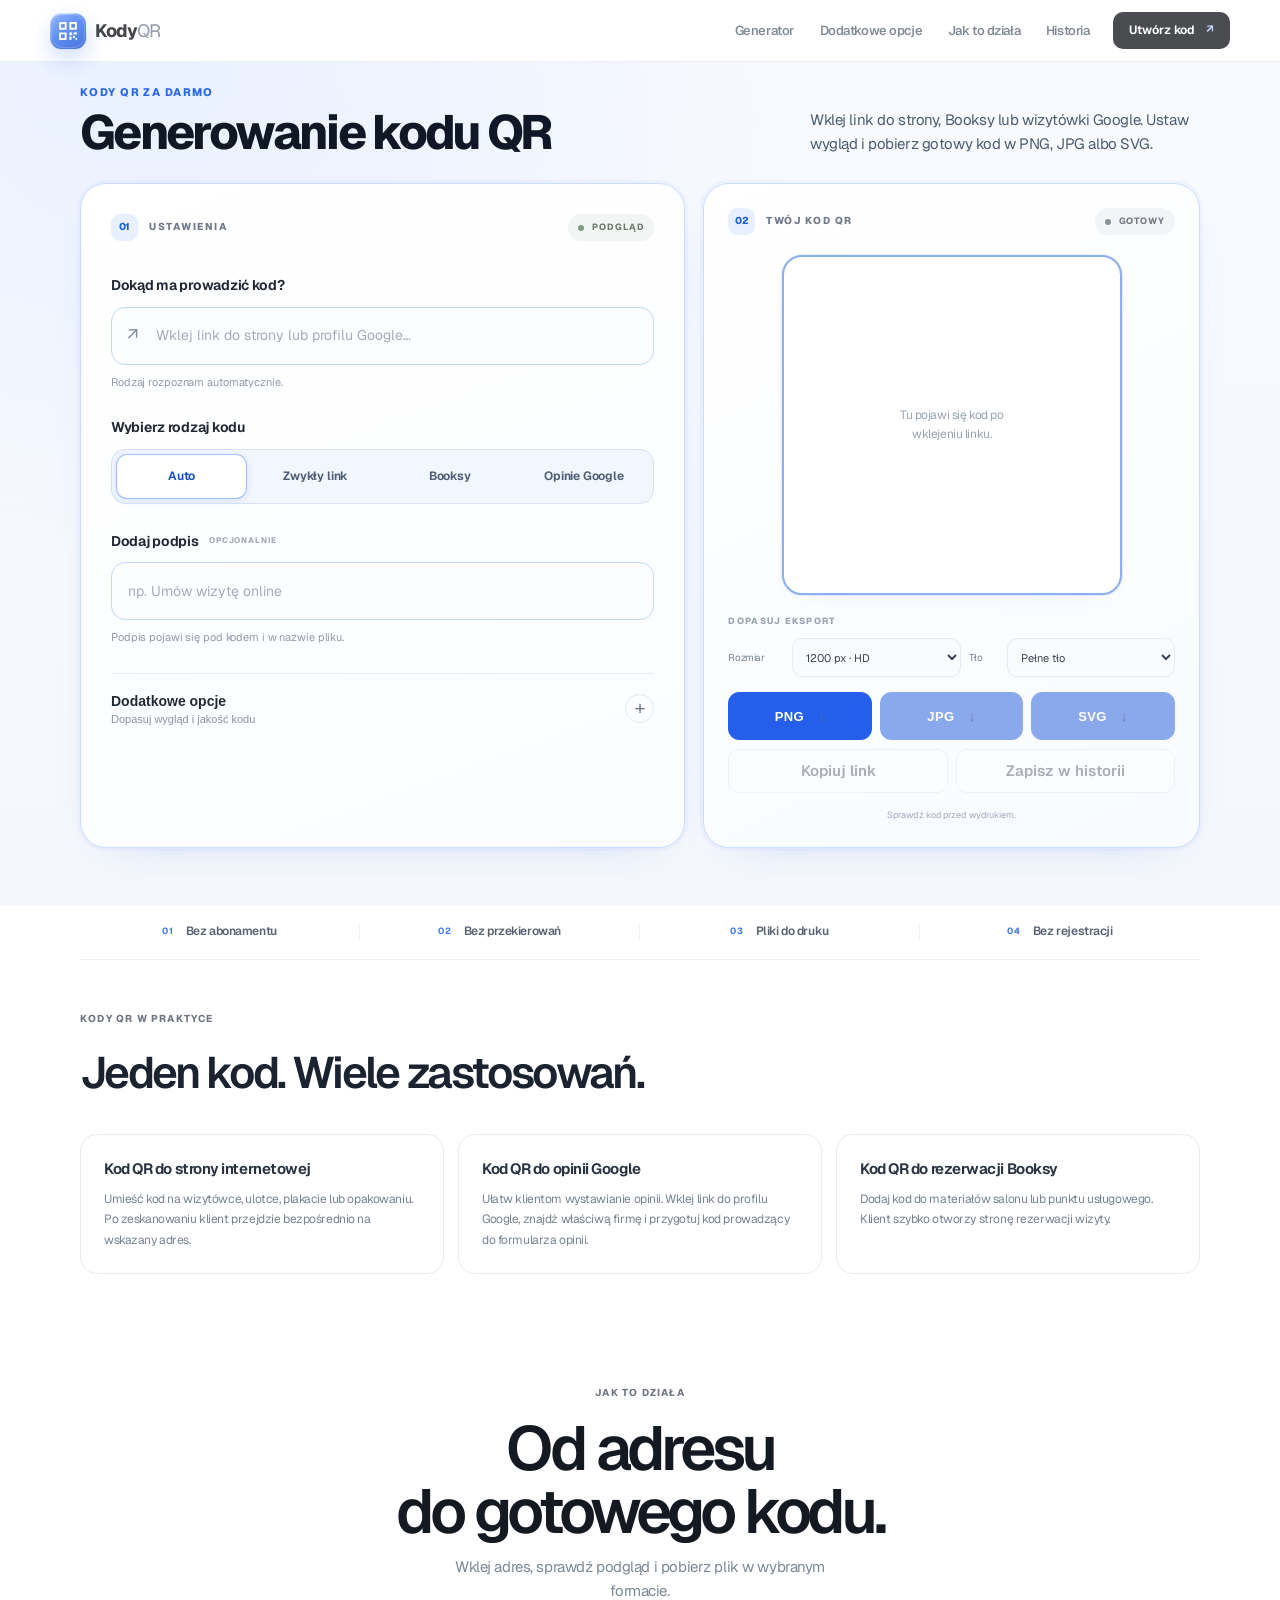
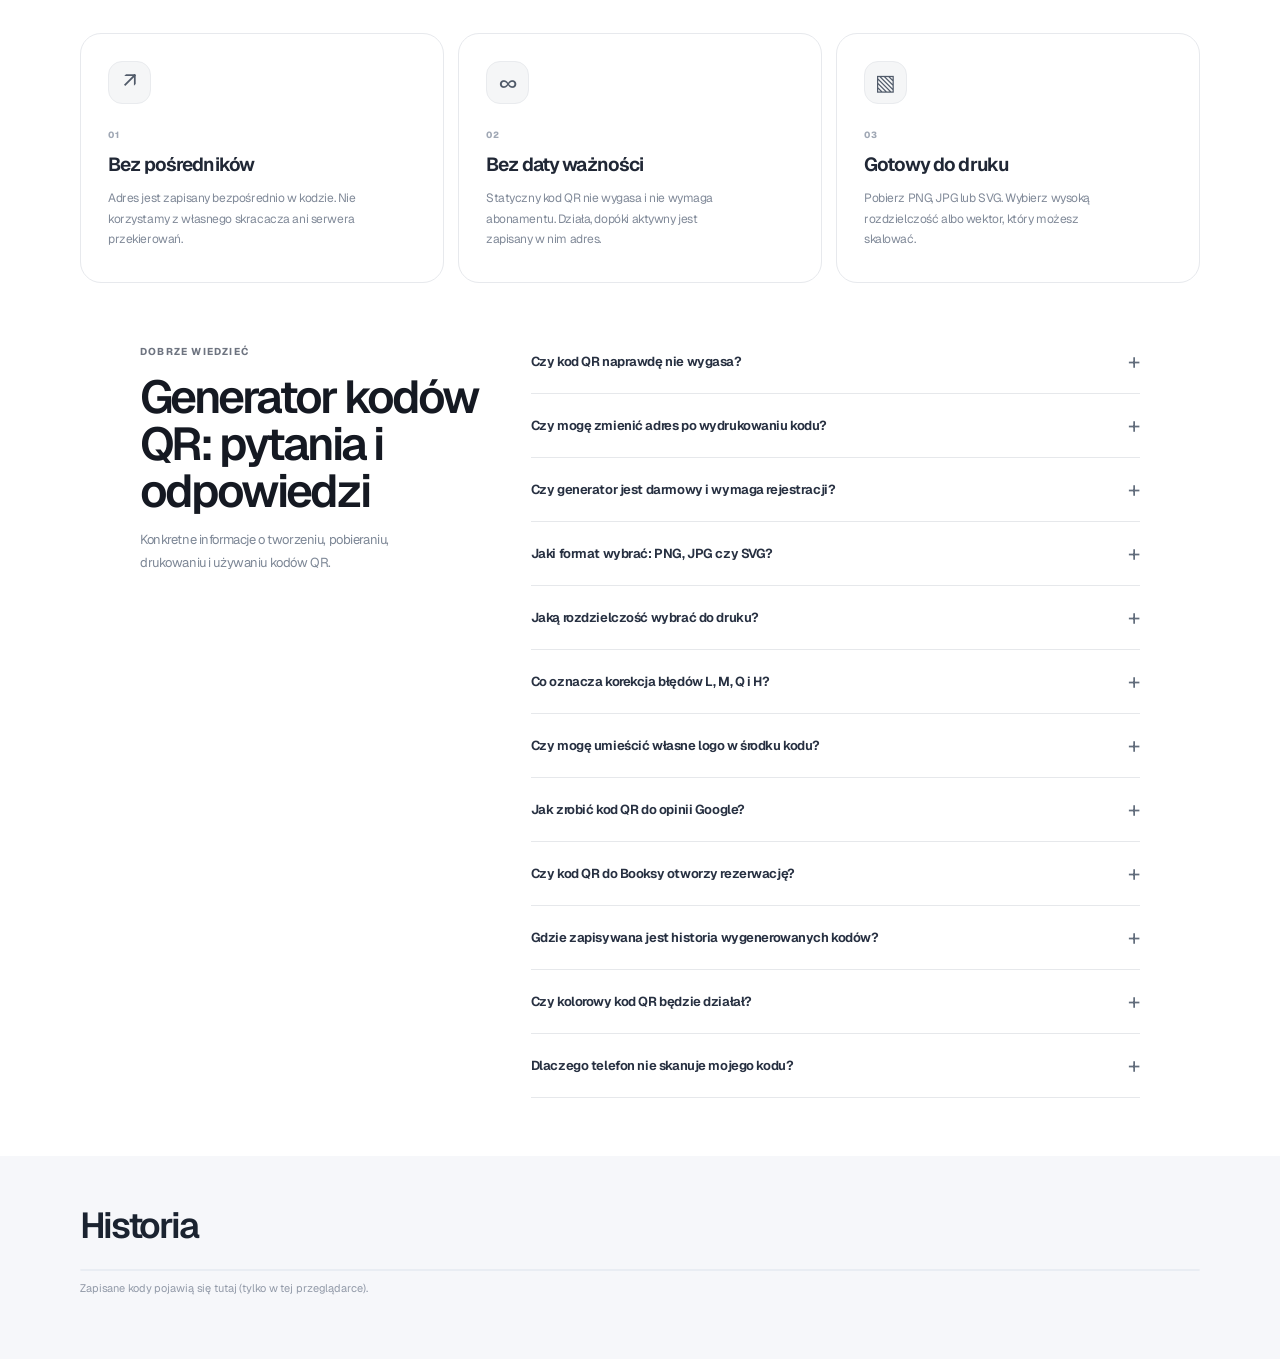
<file: index.html>
<!DOCTYPE html>
<html lang="pl">
<head>
<meta charset="utf-8">
<meta name="viewport" content="width=device-width, initial-scale=1">
<title>Darmowy generator kodów QR: PNG, JPG i SVG | KodyQR</title>
<meta name="description" content="Twórz darmowe kody QR do stron, Booksy i opinii Google. Ustaw kolory, korekcję błędów i logo. Pobierz PNG, JPG lub SVG bez rejestracji.">
<meta name="robots" content="index,follow,max-image-preview:large">
<link rel="canonical" href="https://kodyqr-zeta.vercel.app/">
<meta property="og:type" content="website">
<meta property="og:title" content="Darmowy generator kodów QR | KodyQR">
<meta property="og:description" content="Generuj kody QR do stron, Booksy i opinii Google. Dopasuj wygląd i pobierz plik.">
<meta property="og:url" content="https://kodyqr-zeta.vercel.app/">
<meta name="twitter:card" content="summary">
<script type="application/ld+json">{"@context":"https://schema.org","@type":"WebApplication","name":"KodyQR: generator kodów QR","applicationCategory":"UtilitiesApplication","operatingSystem":"Any","inLanguage":"pl","description":"Darmowy generator statycznych kodów QR do stron, Booksy i opinii Google z eksportem PNG, JPG i SVG.","offers":{"@type":"Offer","price":"0","priceCurrency":"PLN"}}</script>
<link href="https://fonts.googleapis.com/css2?family=Geist:wght@400;500;600&display=swap" rel="stylesheet">
<style>
:root{color-scheme:light;--bg:#ffffff;--alt:#f5f5f7;--card:#ffffff;--ink:#1d1d1f;--txt:#1d1d1f;--mut:#6e6e73;--line:#d2d2d7;--soft:#f5f5f7;--blue:#0071e3;--blueH:#0077ed;--link:#0066cc;--yel:#fff8e6;--yelT:#8a5a00;--grn:#eef8f0;--grnT:#1d7a3a;--red:#ffecec;--redT:#b3261e}
*{box-sizing:border-box;min-width:0}
html{scroll-behavior:smooth}
body{margin:0;background:var(--bg);color:var(--txt);font:17px/1.47 -apple-system,BlinkMacSystemFont,"SF Pro Text","Geist","Helvetica Neue",Helvetica,Arial,sans-serif;letter-spacing:-.022em;overflow-x:clip;-webkit-font-smoothing:antialiased}
.nav{position:sticky;top:0;z-index:10;height:48px;display:flex;align-items:center;justify-content:center;background:rgba(255,255,255,.72);backdrop-filter:saturate(180%) blur(20px);-webkit-backdrop-filter:saturate(180%) blur(20px);border-bottom:1px solid rgba(0,0,0,.08)}
.nav div{width:min(1024px,100% - 44px);display:flex;justify-content:space-between;align-items:center;font-size:14px}
.nav b{font-weight:600;font-size:19px;letter-spacing:-.02em}
.nav a{color:var(--ink);text-decoration:none;opacity:.8}
.nav a:hover{opacity:1}
.band{padding:clamp(48px,8vw,104px) 22px clamp(32px,5vw,64px)}
.wrap{max-width:1024px;margin:0 auto}
.hero{text-align:center;margin-bottom:clamp(36px,5vw,64px)}
.eyebrow{color:var(--blue);font-weight:600;font-size:17px;margin:0 0 6px;letter-spacing:-.01em}
h1{font:600 clamp(44px,7vw,80px)/1.05 -apple-system,BlinkMacSystemFont,"SF Pro Display","Geist","Helvetica Neue",sans-serif;letter-spacing:-.045em;color:var(--ink);margin:0 auto 16px;max-width:14ch;text-wrap:balance}
.lead{color:var(--mut);margin:0 auto;max-width:52ch;font-size:clamp(19px,2.2vw,24px);line-height:1.35;letter-spacing:-.02em;text-wrap:balance}
.grid{display:grid;grid-template-columns:minmax(0,1fr) minmax(0,440px);gap:20px;align-items:start}
.panel{background:var(--alt);border-radius:28px;padding:clamp(24px,3.6vw,44px)}
label.t,.t{display:block;font-weight:600;color:var(--ink);margin:0 0 10px;font-size:17px}
input[type=text],input[type=url]{width:100%;font:inherit;font-size:17px;padding:14px 16px;min-height:54px;border:1px solid transparent;border-radius:14px;background:#fff;color:var(--ink);box-shadow:inset 0 0 0 1px rgba(0,0,0,.06);transition:box-shadow .2s}
input::placeholder{color:#a1a1a6}
input:focus{outline:none;box-shadow:0 0 0 4px rgba(0,113,227,.25),inset 0 0 0 1px var(--blue)}
button:focus-visible,a:focus-visible,select:focus-visible{outline:3px solid rgba(0,113,227,.5);outline-offset:2px}
.field{margin-bottom:30px}
.field:last-child{margin-bottom:0}
.hint{font-size:14px;color:var(--mut);margin-top:8px;letter-spacing:-.01em}
.seg{display:grid;grid-template-columns:repeat(4,minmax(0,1fr));gap:2px;padding:3px;background:rgba(118,118,128,.12);border-radius:12px}
.seg button{min-height:40px;padding:6px 8px;font:inherit;font-size:14px;font-weight:500;border:0;background:transparent;color:var(--ink);border-radius:9px;cursor:pointer;transition:background .25s,box-shadow .25s}
.seg button[aria-pressed=true]{background:#fff;box-shadow:0 3px 8px rgba(0,0,0,.12),0 3px 1px rgba(0,0,0,.04);font-weight:600}
.btn{display:inline-flex;align-items:center;justify-content:center;gap:8px;min-height:44px;padding:10px 22px;font:inherit;font-size:17px;font-weight:400;border-radius:980px;border:0;background:var(--blue);color:#fff;cursor:pointer;text-decoration:none;transition:background .2s,transform .15s}
.btn:hover{background:var(--blueH)}
.btn:active{transform:scale(.97)}
.btn.ghost{background:transparent;color:var(--link);box-shadow:inset 0 0 0 1px var(--link)}
.btn.ghost:hover{background:rgba(0,102,204,.06)}
.btn.acc{background:var(--blue)}
.btn:disabled{opacity:.35;cursor:not-allowed;transform:none}
.row{display:flex;flex-wrap:wrap;gap:10px;align-items:center}
.note{background:var(--yel);color:#3d2c05;border-radius:18px;padding:20px 22px;margin:0 0 30px;font-size:15px;line-height:1.5;letter-spacing:-.01em}
.note h3{margin:0 0 6px;font-size:17px;font-weight:600;color:var(--ink)}
.note ol{margin:12px 0 14px;padding-left:20px}
.note li{margin-bottom:10px}
.note a:not(.btn){color:var(--link)}
.note .btn{font-size:15px}
.note code{font:13px "SF Mono",ui-monospace,Menlo,monospace;background:rgba(255,255,255,.7);padding:1px 6px;border-radius:5px}
.note.ok{background:var(--grn);color:#14351f}
.card{background:var(--alt);border-radius:28px;padding:clamp(20px,3vw,32px);position:sticky;top:68px}
.label{border-radius:20px;padding:22px 22px 16px;background:#fff;box-shadow:0 18px 40px -18px rgba(0,0,0,.18);background-image:linear-gradient(45deg,#f2f2f4 25%,transparent 25%,transparent 75%,#f2f2f4 75%),linear-gradient(45deg,#f2f2f4 25%,transparent 25%,transparent 75%,#f2f2f4 75%);background-size:14px 14px;background-position:0 0,7px 7px}
#qrbox{aspect-ratio:1;display:grid;place-items:center;background:#fff;border-radius:10px}
#qrbox svg{width:100%;height:100%;display:block}
.empty{color:var(--mut);text-align:center;font-size:15px;padding:24px;max-width:24ch}
.cap{font-weight:600;font-size:21px;letter-spacing:-.02em;color:var(--ink);text-align:center;margin-top:12px;overflow-wrap:anywhere}
.cap:empty{display:none}
.final{font-size:13px;color:var(--mut);overflow-wrap:anywhere;margin:18px 4px 4px;text-align:center}
.final a{color:var(--link);text-decoration:none}
.final a:hover{text-decoration:underline}
.dl{display:grid;grid-template-columns:repeat(3,minmax(0,1fr));gap:8px;margin-top:18px}
.dl .btn{width:100%;font-weight:500}
.dl .btn:not(.acc){background:var(--ink)}
.dl .btn:not(.acc):hover{background:#333336}
.size{display:grid;grid-template-columns:auto minmax(0,1fr);gap:10px 14px;align-items:center;margin-top:18px;font-size:15px;color:var(--mut)}
select{font:inherit;font-size:15px;min-height:42px;border-radius:12px;border:0;background:#fff;color:var(--ink);padding:4px 12px;width:100%;box-shadow:inset 0 0 0 1px rgba(0,0,0,.08)}
.card .row .btn.ghost{font-size:15px;min-height:40px}
.tag{display:inline-block;font-size:12px;font-weight:600;padding:3px 10px;border-radius:980px;background:var(--grn);color:var(--grnT);letter-spacing:0}
.tag.b{background:var(--red);color:var(--redT)}
.hist{background:var(--bg)}
.hist h2{font-weight:600;font-size:clamp(28px,4vw,40px);letter-spacing:-.035em;color:var(--ink);margin:0 0 20px}
.hist ul{list-style:none;margin:0;padding:0;border-radius:20px;background:var(--alt);overflow:hidden}
.hist li{display:grid;grid-template-columns:minmax(0,1fr) auto;gap:10px;align-items:center;padding:14px 20px;border-bottom:1px solid rgba(0,0,0,.06);transition:background .2s}
.hist li:last-child{border-bottom:0}
.hist li:hover{background:#ececf0}
.hist .u{font-size:13px;color:var(--mut);overflow-wrap:anywhere;margin-top:2px}
.hist b{font-weight:600;color:var(--ink)}
.hist button.open{all:unset;cursor:pointer;display:block}
.x{min-width:44px;min-height:44px;border:0;background:none;color:var(--mut);font-size:22px;cursor:pointer;border-radius:980px}
.x:hover{background:rgba(0,0,0,.06);color:var(--ink)}
#toast{position:fixed;left:50%;bottom:28px;transform:translateX(-50%) translateY(20px);opacity:0;background:rgba(29,29,31,.92);backdrop-filter:blur(20px);color:#fff;padding:12px 20px;border-radius:980px;font-size:15px;transition:.4s cubic-bezier(.16,1,.3,1);pointer-events:none;max-width:90vw}
#toast.on{opacity:1;transform:translateX(-50%)}
.rv{opacity:0;transform:translateY(20px);animation:rv .9s cubic-bezier(.16,1,.3,1) forwards;animation-delay:calc(var(--i,0)*90ms)}
@keyframes rv{to{opacity:1;transform:none}}
@media (prefers-reduced-motion:reduce){.rv{animation:none;opacity:1;transform:none}#toast{transition:none}html{scroll-behavior:auto}}
@media(max-width:860px){.grid{grid-template-columns:minmax(0,1fr)}.card{position:static;order:-1}}
@media(max-width:480px){.seg{grid-template-columns:repeat(2,minmax(0,1fr))}.panel,.card{border-radius:22px}}
</style>
<link rel="stylesheet" href="/enhancements.css">
</head>
<body>
<nav class="nav" aria-label="Nawigacja główna">
  <div class="nav-inner">
    <a class="brand" href="/" aria-label="KodyQR, strona główna"><span class="brand-mark" aria-hidden="true"><svg class="brand-qr" viewBox="0 0 32 32" role="presentation"><path d="M3 3h11v11H3zM5.8 5.8v5.4h5.4V5.8zM18 3h11v11H18zM20.8 5.8v5.4h5.4V5.8zM3 18h11v11H3zM5.8 20.8v5.4h5.4v-5.4zM18 18h4v4h-4zM24 18h5v3h-5zM18 24h3v5h-3zM23 23h3v3h-3zM27 26h2v3h-2z" fill="currentColor"/></svg></span><span>Kody<span class="brand-light">QR</span></span></a>
    <div class="nav-links"><a href="#generator">Generator</a><a href="#opcje">Dodatkowe opcje</a><a href="#jak-dziala">Jak to działa</a><a href="#historia">Historia</a></div>
    <a class="nav-cta" href="#generator">Utwórz kod <span>↗</span></a>
  </div>
</nav>
<main>
  <section class="generator-section" id="generator">
    <div class="section-heading generator-heading"><div><p class="section-kicker">KODY QR ZA DARMO</p><h1>Generowanie kodu QR</h1></div><p class="section-description">Wklej link do strony, Booksy lub wizytówki Google. Ustaw wygląd i pobierz gotowy kod w PNG, JPG albo SVG.</p></div>
    <div class="grid">
      <section class="panel" aria-label="Ustawienia kodu QR">
        <div class="panel-topline"><span class="step-number">01</span><span class="panel-overline">USTAWIENIA</span><span class="live-pill"><i></i> PODGLĄD</span></div>
        <div class="field">
          <label class="t" for="url">Dokąd ma prowadzić kod?</label>
          <div class="input-wrap"><span class="input-icon">↗</span><input id="url" type="url" inputmode="url" autocomplete="off" placeholder="Wklej link do strony lub profilu Google…"></div>
          <div class="hint" id="detected">Wklej adres, a rozpoznam jego rodzaj.</div>
        </div>
        <div class="field">
          <span class="t">Wybierz rodzaj kodu</span>
          <div class="seg" role="group" aria-label="Rodzaj kodu">
            <button type="button" data-mode="auto" aria-pressed="true">Auto</button>
            <button type="button" data-mode="plain" aria-pressed="false">Zwykły link</button>
            <button type="button" data-mode="booksy" aria-pressed="false">Booksy</button>
            <button type="button" data-mode="google" aria-pressed="false">Opinie Google</button>
          </div>
        </div>
        <div id="gnote"></div>
        <div class="field field-last">
          <label class="t" for="name">Dodaj podpis <span class="optional">OPCJONALNIE</span></label>
          <input id="name" type="text" maxlength="60" placeholder="np. Umów wizytę online">
          <div class="hint">Podpis pojawi się pod kodem i w nazwie pliku.</div>
        </div>
        <section class="advanced-options" id="opcje" aria-labelledby="advanced-title">
          <button class="advanced-toggle" type="button" id="advancedToggle" aria-expanded="false" aria-controls="advancedBody">
            <span><b id="advanced-title">Dodatkowe opcje</b><small>Dopasuj wygląd i jakość kodu</small></span><span class="advanced-plus" aria-hidden="true">+</span>
          </button>
          <div class="advanced-body" id="advancedBody" hidden>
            <div class="advanced-field">
              <label for="ecc">Korekcja błędów</label>
              <select id="ecc"><option value="L">Niska · 7%</option><option value="M" selected>Średnia · 15%</option><option value="Q">Wysoka · 25%</option><option value="H">Najwyższa · 30%</option></select>
              <p>Wyższa korekcja zwiększa odporność na zabrudzenia, ale kod staje się bardziej złożony.</p>
            </div>
            <div class="advanced-colors">
              <div class="advanced-field"><label for="fg">Kolor kodu</label><div class="color-control"><input id="fg" type="color" value="#000000"><span id="fgValue">#000000</span></div></div>
              <div class="advanced-field"><label for="qrbg">Kolor tła</label><div class="color-control"><input id="qrbg" type="color" value="#ffffff"><span id="qrbgValue">#FFFFFF</span></div></div>
            </div>
            <div class="advanced-field">
              <label for="customLogo">Dodaj własne logo <span class="optional">OPCJONALNIE</span></label>
              <input id="customLogo" class="file-input" type="file" accept="image/png,image/jpeg,image/webp">
              <p>Najlepiej użyj prostego logo PNG z przezroczystym tłem. Korekcja błędów zostanie ustawiona na najwyższą.</p>
              <button type="button" class="clear-logo" id="clearLogo" hidden>Usuń logo</button>
            </div>
            <div class="advanced-note"><b>Statystyki i edycja linku</b><p>Ten generator tworzy statyczne kody, które nie wymagają abonamentu ani naszego serwera. Statystyki skanów i zmiana adresu po wydruku wymagają kodu dynamicznego oraz zaplecza serwerowego. Nie udajemy, że te funkcje działają w kodzie statycznym.</p></div>
          </div>
        </section>
      </section>
      <aside class="card" aria-label="Podgląd i pobieranie kodu">
        <div class="preview-head"><div><span class="step-number">02</span><span class="panel-overline">TWÓJ KOD QR</span></div><span class="preview-live"><i></i> GOTOWY</span></div>
        <div class="label">
          <div id="qrbox"><div class="empty">Podgląd kodu pojawi się po wklejeniu adresu.</div></div>
          <div class="cap" id="cap"></div>
        </div>
        <div class="final" id="final"></div>
        <div class="export-title">DOPASUJ EKSPORT</div>
        <div class="size">
          <label for="px">Rozmiar</label>
          <select id="px"><option value="600">600 px · Web</option><option value="1200" selected>1200 px · HD</option><option value="2400">2400 px · Druk</option></select>
          <label for="bg">Tło</label>
          <select id="bg"><option value="white">Pełne tło</option><option value="none">Przezroczyste</option></select>
        </div>
        <div class="dl">
          <button class="btn acc" type="button" data-fmt="png" disabled>PNG <span>↓</span></button>
          <button class="btn" type="button" data-fmt="jpg" disabled>JPG <span>↓</span></button>
          <button class="btn" type="button" data-fmt="svg" disabled>SVG <span>↓</span></button>
        </div>
        <div class="row preview-tools">
          <button class="btn ghost" type="button" id="copy" disabled style="flex:1">Kopiuj link</button>
          <button class="btn ghost" type="button" id="save" disabled style="flex:1">Zapisz w historii</button>
        </div>
        <p class="preview-foot">Sprawdź kod przed wydrukiem.</p>
      </aside>
    </div>
  </section>
  <section class="trust-strip" aria-label="Zalety generatora"><div><b>01</b><span>Bez abonamentu</span></div><div><b>02</b><span>Bez przekierowań</span></div><div><b>03</b><span>Pliki do druku</span></div><div><b>04</b><span>Bez rejestracji</span></div></section>
  <section class="use-cases" aria-labelledby="use-cases-title">
  <div class="use-cases-inner">
    <p class="section-kicker">KODY QR W PRAKTYCE</p>
    <h2 id="use-cases-title">Jeden kod. Wiele zastosowań.</h2>
    <div class="use-cases-grid">
      <article><h3>Kod QR do strony internetowej</h3><p>Umieść kod na wizytówce, ulotce, plakacie lub opakowaniu. Po zeskanowaniu klient przejdzie bezpośrednio na wskazany adres.</p></article>
      <article><h3>Kod QR do opinii Google</h3><p>Ułatw klientom wystawianie opinii. Wklej link do profilu Google, znajdź właściwą firmę i przygotuj kod prowadzący do formularza opinii.</p></article>
      <article><h3>Kod QR do rezerwacji Booksy</h3><p>Dodaj kod do materiałów salonu lub punktu usługowego. Klient szybko otworzy stronę rezerwacji wizyty.</p></article>
    </div>
  </div>
</section>
<section class="qr-story" id="jak-dziala">
    <div class="qr-story-inner">
      <div class="story-intro"><p class="section-kicker">JAK TO DZIAŁA</p><h2>Od adresu<br>do gotowego kodu.</h2><p>Wklej adres, sprawdź podgląd i pobierz plik w wybranym formacie.</p></div>
      <div class="qr-feature-grid">
        <article class="qr-feature"><div class="qr-feature-icon">↗</div><span class="feature-index">01</span><h3>Bez pośredników</h3><p>Adres jest zapisany bezpośrednio w kodzie. Nie korzystamy z własnego skracacza ani serwera przekierowań.</p></article>
        <article class="qr-feature"><div class="qr-feature-icon">∞</div><span class="feature-index">02</span><h3>Bez daty ważności</h3><p>Statyczny kod QR nie wygasa i nie wymaga abonamentu. Działa, dopóki aktywny jest zapisany w nim adres.</p></article>
        <article class="qr-feature"><div class="qr-feature-icon">▧</div><span class="feature-index">03</span><h3>Gotowy do druku</h3><p>Pobierz PNG, JPG lub SVG. Wybierz wysoką rozdzielczość albo wektor, który możesz skalować.</p></article>
      </div>
      <div class="qr-faq">
        <div class="faq-heading"><p class="section-kicker">DOBRZE WIEDZIEĆ</p><h2>Generator kodów QR: pytania i odpowiedzi</h2><p class="faq-intro">Konkretne informacje o tworzeniu, pobieraniu, drukowaniu i używaniu kodów QR.</p></div>
        <div class="faq-list">
          <details><summary>Czy kod QR naprawdę nie wygasa?</summary><p>Statyczny kod QR nie ma daty ważności i nie wymaga abonamentu ani serwera pośredniczącego. Będzie działał tak długo, jak urządzenie poprawnie go odczyta, a zapisany w nim adres pozostanie aktywny. Jeśli strona docelowa przestanie działać, sam kod nadal będzie można zeskanować, ale nie otworzy już właściwej treści.</p></details>
          <details><summary>Czy mogę zmienić adres po wydrukowaniu kodu?</summary><p>Nie w przypadku kodu statycznego. Adres jest zapisany bezpośrednio w jego strukturze. Po zmianie adresu trzeba wygenerować nowy kod i zastąpić nim poprzedni wydruk. Zmiana adresu bez wymiany grafiki jest możliwa dopiero w rozwiązaniach dynamicznych opartych na przekierowaniu.</p></details>
          <details><summary>Czy generator jest darmowy i wymaga rejestracji?</summary><p>Nie. Możesz tworzyć i pobierać kody bez zakładania konta i bez abonamentu. Kod jest generowany w przeglądarce, a nie przez płatny system przekierowań.</p></details>
          <details><summary>Jaki format wybrać: PNG, JPG czy SVG?</summary><p>PNG dobrze sprawdza się w internecie i większości projektów graficznych. JPG zapisuje obraz z kompresją i zawsze ma nieprzezroczyste tło. SVG jest formatem wektorowym, dlatego można go powiększać bez utraty ostrości i wygodnie umieszczać w projektach do druku.</p></details>
          <details><summary>Jaką rozdzielczość wybrać do druku?</summary><p>Do większych materiałów drukowanych wybierz 2400 px albo SVG. Do zastosowań internetowych zwykle wystarczy 600 lub 1200 px. Ostateczna czytelność zależy również od fizycznego rozmiaru kodu, jakości wydruku, kontrastu i odległości skanowania. Zawsze wykonaj próbny wydruk i sprawdź go telefonem.</p></details>
          <details><summary>Co oznacza korekcja błędów L, M, Q i H?</summary><p>To poziom odporności kodu na częściowe uszkodzenie lub zabrudzenie. L zapewnia około 7%, M około 15%, Q około 25%, a H około 30% korekcji. Wyższy poziom zwykle zwiększa rozmiar i złożoność kodu. Jeśli dodajesz logo, generator ustawia najwyższy poziom, ale mimo to koniecznie przetestuj gotowy plik.</p></details>
          <details><summary>Czy mogę umieścić własne logo w środku kodu?</summary><p>Tak. W dodatkowych opcjach dodaj plik PNG, JPG lub WebP o rozmiarze do 2 MB. Najlepiej użyć prostego, czytelnego znaku. Logo zasłania część modułów QR, dlatego generator zwiększa korekcję błędów. Zbyt duże lub skomplikowane logo może utrudnić skanowanie.</p></details>
          <details><summary>Jak zrobić kod QR do opinii Google?</summary><p>Wklej link do wizytówki Google i wybierz „Opinie Google”. Jeśli system rozpozna identyfikator miejsca, przygotuje link do formularza opinii. Gdy automatyczne wyszukiwanie jest niedostępne, możesz wkleić oficjalny link „Poproś o opinie” skopiowany z Profilu Firmy w Google albo sam identyfikator Place ID.</p></details>
          <details><summary>Czy kod QR do Booksy otworzy rezerwację?</summary><p>Tak, jeśli wkleisz bezpośredni, publiczny adres strony rezerwacji Booksy. Przed pobraniem i drukiem otwórz link na telefonie, najlepiej w oknie prywatnym, aby sprawdzić, czy klient bez logowania może przejść do właściwego profilu lub usługi.</p></details>
          <details><summary>Gdzie zapisywana jest historia wygenerowanych kodów?</summary><p>Historia jest przechowywana lokalnie w pamięci przeglądarki na tym urządzeniu. Nie synchronizuje się automatycznie między telefonem, komputerem ani innymi przeglądarkami. Wyczyszczenie danych witryny może usunąć zapisane pozycje.</p></details>
          <details><summary>Czy kolorowy kod QR będzie działał?</summary><p>Możesz zmienić kolor kodu i tła, ale zachowaj wyraźny kontrast. Najbezpieczniejszy jest ciemny kod na jasnym tle. Unikaj jasnych modułów na ciemnym tle, podobnych odcieni, gradientów oraz drukowania na błyszczących powierzchniach bez testu.</p></details>
          <details><summary>Dlaczego telefon nie skanuje mojego kodu?</summary><p>Sprawdź, czy kod nie jest rozmazany, przycięty lub zbyt mały. Zostaw jasny margines wokół wzoru, zadbaj o kontrast i nie zasłaniaj znacznej części kodu grafiką. Sprawdź też, czy docelowy adres działa. Jeśli używasz logo lub niestandardowych kolorów, przetestuj kod na kilku telefonach.</p></details>
        </div>
      </div>
    </div>
  </section>
</main>
<section class="band hist" id="historia"><div class="wrap">
  <h2>Historia</h2>
  <ul id="hist"></ul>
  <p class="hint" id="histEmpty">Zapisane kody pojawią się tutaj (tylko w tej przeglądarce).</p>
</div></section>
<div id="toast" role="status" aria-live="polite"></div>

<script>
// Minimal QR Code encoder (byte mode, versions 1-40, ECC L/M/Q/H).
// Algorithm follows the public QR spec (ISO/IEC 18004), structure inspired by Nayuki's MIT generator.
const QRLib = (() => {
  const ECC_PER_BLOCK = [
    [-1,7,10,15,20,26,18,20,24,30,18,20,24,26,30,22,24,28,30,28,28,28,28,30,30,26,28,30,30,30,30,30,30,30,30,30,30,30,30,30,30],
    [-1,10,16,26,18,24,16,18,22,22,26,30,22,22,24,24,28,28,26,26,26,26,28,28,28,28,28,28,28,28,28,28,28,28,28,28,28,28,28,28,28],
    [-1,13,22,18,26,18,24,18,22,20,24,28,26,24,20,30,24,28,28,26,30,28,30,30,30,30,28,30,30,30,30,30,30,30,30,30,30,30,30,30,30],
    [-1,17,28,22,16,22,28,26,26,24,28,24,28,22,24,24,30,28,28,26,28,30,24,30,30,30,30,30,30,30,30,30,30,30,30,30,30,30,30,30,30]];
  const NUM_BLOCKS = [
    [-1,1,1,1,1,1,2,2,2,2,4,4,4,4,4,6,6,6,6,7,8,8,9,9,10,12,12,12,13,14,15,16,17,18,19,19,20,21,22,24,25],
    [-1,1,1,1,2,2,4,4,4,5,5,5,8,9,9,10,10,11,13,14,16,17,17,18,20,21,23,25,26,28,29,31,33,35,37,38,40,43,45,47,49],
    [-1,1,1,2,2,4,4,6,6,8,8,8,10,12,16,12,17,16,18,21,20,23,23,25,27,29,34,34,35,38,40,43,45,48,51,53,56,59,62,65,68],
    [-1,1,1,2,4,4,4,5,6,8,8,11,11,16,16,18,16,19,21,25,25,25,34,30,32,35,37,40,42,45,48,51,54,57,60,63,66,70,74,77,81]];
  const LEVELS = { L: 0, M: 1, Q: 2, H: 3 };
  const FORMAT_BITS = [1, 0, 3, 2];

  const rawModules = v => {
    let r = (16 * v + 128) * v + 64;
    if (v >= 2) { const n = Math.floor(v / 7) + 2; r -= (25 * n - 10) * n - 55; if (v >= 7) r -= 36; }
    return r;
  };
  const dataCodewords = (v, e) => Math.floor(rawModules(v) / 8) - ECC_PER_BLOCK[e][v] * NUM_BLOCKS[e][v];

  const gmul = (x, y) => { let z = 0; for (let i = 7; i >= 0; i--) { z = (z << 1) ^ ((z >>> 7) * 0x11D); z ^= ((y >>> i) & 1) * x; } return z; };
  const rsDivisor = deg => {
    const r = new Array(deg).fill(0); r[deg - 1] = 1; let root = 1;
    for (let i = 0; i < deg; i++) {
      for (let j = 0; j < deg; j++) { r[j] = gmul(r[j], root); if (j + 1 < deg) r[j] ^= r[j + 1]; }
      root = gmul(root, 2);
    }
    return r;
  };
  const rsRemainder = (data, div) => {
    const r = div.map(() => 0);
    for (const b of data) { const f = b ^ r.shift(); r.push(0); div.forEach((c, i) => { r[i] ^= gmul(c, f); }); }
    return r;
  };
  const bit = (x, i) => ((x >>> i) & 1) !== 0;

  function encode(text, level = 'M') {
    const e = LEVELS[level] ?? 1;
    const bytes = Array.from(new TextEncoder().encode(text));
    let ver = 1;
    for (; ver <= 40; ver++) {
      const cc = ver < 10 ? 8 : 16;
      if (bytes.length < (1 << cc) && 4 + cc + bytes.length * 8 <= dataCodewords(ver, e) * 8) break;
    }
    if (ver > 40) throw new Error('Tekst jest za długi na kod QR');
    // bit stream
    const bb = [];
    const push = (val, len) => { for (let i = len - 1; i >= 0; i--) bb.push((val >>> i) & 1); };
    push(4, 4); push(bytes.length, ver < 10 ? 8 : 16); bytes.forEach(b => push(b, 8));
    const cap = dataCodewords(ver, e) * 8;
    push(0, Math.min(4, cap - bb.length));
    push(0, (8 - bb.length % 8) % 8);
    for (let p = 0xEC; bb.length < cap; p ^= 0xEC ^ 0x11) push(p, 8);
    const data = [];
    for (let i = 0; i < bb.length; i += 8) { let v = 0; for (let j = 0; j < 8; j++) v = (v << 1) | bb[i + j]; data.push(v); }

    // ECC + interleave
    const nb = NUM_BLOCKS[e][ver], el = ECC_PER_BLOCK[e][ver];
    const raw = Math.floor(rawModules(ver) / 8);
    const numShort = nb - raw % nb, shortLen = Math.floor(raw / nb);
    const div = rsDivisor(el), blocks = [];
    for (let i = 0, k = 0; i < nb; i++) {
      const dat = data.slice(k, k + shortLen - el + (i < numShort ? 0 : 1)); k += dat.length;
      const ecc = rsRemainder(dat, div);
      if (i < numShort) dat.push(0);
      blocks.push(dat.concat(ecc));
    }
    const all = [];
    for (let i = 0; i < blocks[0].length; i++) blocks.forEach((b, j) => { if (i !== shortLen - el || j >= numShort) all.push(b[i]); });

    // matrix
    const size = ver * 4 + 17;
    const m = Array.from({ length: size }, () => new Array(size).fill(false));
    const fn = Array.from({ length: size }, () => new Array(size).fill(false));
    const setF = (x, y, d) => { m[y][x] = d; fn[y][x] = true; };
    for (let i = 0; i < size; i++) { setF(6, i, i % 2 === 0); setF(i, 6, i % 2 === 0); }
    const finder = (x, y) => {
      for (let dy = -4; dy <= 4; dy++) for (let dx = -4; dx <= 4; dx++) {
        const d = Math.max(Math.abs(dx), Math.abs(dy)), xx = x + dx, yy = y + dy;
        if (xx >= 0 && xx < size && yy >= 0 && yy < size) setF(xx, yy, d !== 2 && d !== 4);
      }
    };
    finder(3, 3); finder(size - 4, 3); finder(3, size - 4);
    if (ver > 1) {
      const n = Math.floor(ver / 7) + 2;
      const step = ver === 32 ? 26 : Math.ceil((ver * 4 + 4) / (n * 2 - 2)) * 2;
      const pos = [6];
      for (let p = size - 7; pos.length < n; p -= step) pos.splice(1, 0, p);
      for (let i = 0; i < n; i++) for (let j = 0; j < n; j++) {
        if ((i === 0 && j === 0) || (i === 0 && j === n - 1) || (i === n - 1 && j === 0)) continue;
        for (let dy = -2; dy <= 2; dy++) for (let dx = -2; dx <= 2; dx++) setF(pos[i] + dx, pos[j] + dy, Math.max(Math.abs(dx), Math.abs(dy)) !== 1);
      }
    }
    const drawFormat = mask => {
      const d = FORMAT_BITS[e] << 3 | mask; let r = d;
      for (let i = 0; i < 10; i++) r = (r << 1) ^ ((r >>> 9) * 0x537);
      const b = ((d << 10) | r) ^ 0x5412;
      for (let i = 0; i <= 5; i++) setF(8, i, bit(b, i));
      setF(8, 7, bit(b, 6)); setF(8, 8, bit(b, 7)); setF(7, 8, bit(b, 8));
      for (let i = 9; i < 15; i++) setF(14 - i, 8, bit(b, i));
      for (let i = 0; i < 8; i++) setF(size - 1 - i, 8, bit(b, i));
      for (let i = 8; i < 15; i++) setF(8, size - 15 + i, bit(b, i));
      setF(8, size - 8, true);
    };
    drawFormat(0);
    if (ver >= 7) {
      let r = ver; for (let i = 0; i < 12; i++) r = (r << 1) ^ ((r >>> 11) * 0x1F25);
      const b = ver << 12 | r;
      for (let i = 0; i < 18; i++) { const a = size - 11 + i % 3, c = Math.floor(i / 3); setF(a, c, bit(b, i)); setF(c, a, bit(b, i)); }
    }
    // codewords
    let idx = 0;
    for (let right = size - 1; right >= 1; right -= 2) {
      if (right === 6) right = 5;
      for (let v = 0; v < size; v++) for (let j = 0; j < 2; j++) {
        const x = right - j, up = ((right + 1) & 2) === 0, y = up ? size - 1 - v : v;
        if (!fn[y][x] && idx < all.length * 8) { m[y][x] = bit(all[idx >>> 3], 7 - (idx & 7)); idx++; }
      }
    }
    const maskFn = [
      (x, y) => (x + y) % 2 === 0, (x, y) => y % 2 === 0, (x) => x % 3 === 0, (x, y) => (x + y) % 3 === 0,
      (x, y) => (Math.floor(x / 3) + Math.floor(y / 2)) % 2 === 0, (x, y) => x * y % 2 + x * y % 3 === 0,
      (x, y) => (x * y % 2 + x * y % 3) % 2 === 0, (x, y) => ((x + y) % 2 + x * y % 3) % 2 === 0];
    const applyMask = k => { for (let y = 0; y < size; y++) for (let x = 0; x < size; x++) if (!fn[y][x] && maskFn[k](x, y)) m[y][x] = !m[y][x]; };
    const penalty = () => {
      let p = 0, dark = 0;
      const line = get => {
        let run = 1;
        const arr = [];
        for (let i = 0; i < size; i++) arr.push(get(i) ? 1 : 0);
        for (let i = 1; i <= size; i++) {
          if (i < size && arr[i] === arr[i - 1]) run++;
          else { if (run >= 5) p += 3 + run - 5; run = 1; }
        }
        const s = arr.join('');
        const pad = '0000' + s + '0000';
        for (const pat of ['00001011101', '10111010000']) { let k = pad.indexOf(pat); while (k !== -1) { p += 40; k = pad.indexOf(pat, k + 1); } }
      };
      for (let y = 0; y < size; y++) line(x => m[y][x]);
      for (let x = 0; x < size; x++) line(y => m[y][x]);
      for (let y = 0; y < size - 1; y++) for (let x = 0; x < size - 1; x++) {
        const c = m[y][x]; if (c === m[y][x + 1] && c === m[y + 1][x] && c === m[y + 1][x + 1]) p += 3;
      }
      for (const row of m) for (const c of row) if (c) dark++;
      const total = size * size;
      p += (Math.ceil(Math.abs(dark * 20 - total * 10) / total) - 1) * 10;
      return p;
    };
    let best = 0, bestP = Infinity;
    for (let k = 0; k < 8; k++) {
      applyMask(k); drawFormat(k);
      const p = penalty();
      if (p < bestP) { bestP = p; best = k; }
      applyMask(k);
    }
    applyMask(best); drawFormat(best);
    return { size, version: ver, modules: m };
  }
  return { encode };
})();


</script>
<script>
{
const $ = s => document.querySelector(s);
const store = {
  get(k, d) { try { const v = localStorage.getItem(k); return v == null ? d : JSON.parse(v); } catch { return d; } },
  set(k, v) { try { localStorage.setItem(k, JSON.stringify(v)); return true; } catch { return false; } }
};
const esc = s => String(s).replace(/[&<>"']/g, c => ({ '&': '&amp;', '<': '&lt;', '>': '&gt;', '"': '&quot;', "'": '&#39;' }[c]));
let mode = 'auto', current = null, downloads = null, forceProfile = false;
let resolvedGooglePlace = null, customLogoData = null, customLogoImage = null;
const LOGO_D = 'M4.06,61.44 4.00,62.12 4.12,62.62 4.62,63.19 5.38,63.50 12.81,63.62 13.56,63.50 14.12,63.25 14.75,62.75 16.25,60.31 17.62,58.69 19.19,57.19 20.44,56.31 21.94,55.62 24.56,54.94 26.56,54.88 27.88,55.06 29.62,55.50 31.44,56.12 34.88,57.88 41.44,62.31 47.75,67.00 48.75,67.88 53.62,71.31 57.56,73.69 61.50,75.56 66.06,77.19 70.12,78.06 73.81,78.38 76.75,78.38 80.94,78.00 84.19,77.25 86.50,76.50 88.31,75.75 90.62,74.50 91.88,73.69 95.12,71.12 95.88,70.38 98.75,66.75 99.81,64.94 100.88,62.75 101.75,60.44 102.50,57.69 103.00,52.25 102.94,49.12 102.50,44.81 102.00,43.19 101.75,41.88 100.81,39.25 99.62,36.81 98.81,35.44 96.56,32.25 93.56,29.19 90.38,26.88 87.44,25.38 84.88,24.50 82.38,23.88 78.56,23.44 76.00,23.44 73.19,23.81 70.81,24.44 68.75,25.19 66.31,26.44 64.31,27.62 63.50,27.69 63.25,27.56 62.75,26.88 62.56,25.94 62.56,6.88 62.38,5.75 62.12,5.25 61.50,4.62 60.62,4.25 59.56,4.12 54.88,4.19 54.19,4.44 53.56,5.06 53.25,5.88 53.19,6.75 53.19,48.62 53.50,49.75 54.38,50.75 56.75,52.50 58.81,53.81 60.56,54.75 61.44,54.81 61.75,54.69 62.25,54.19 62.56,53.19 62.56,47.69 63.19,44.62 64.06,42.50 64.94,40.94 67.19,37.94 68.31,36.88 70.38,35.38 72.56,34.25 74.25,33.69 76.81,33.31 78.44,33.25 80.62,33.50 82.06,33.81 83.31,34.25 85.19,35.19 87.69,37.00 89.06,38.38 90.62,40.44 91.56,42.00 92.81,45.06 93.38,47.50 93.56,49.12 93.56,52.69 93.44,54.12 92.62,57.75 91.81,59.62 90.50,61.69 88.06,64.19 86.38,65.56 84.62,66.62 82.06,67.75 79.81,68.38 76.31,68.75 71.88,68.38 70.38,68.06 66.94,67.06 64.19,65.94 61.69,64.69 56.69,61.62 51.81,58.19 41.19,50.00 38.56,48.38 36.06,47.12 32.88,46.06 30.06,45.56 27.25,45.31 25.69,45.38 22.12,45.81 19.25,46.56 17.62,47.12 15.81,47.94 12.44,49.88 10.81,51.25 8.94,53.12 7.31,55.06 5.31,58.38 4.44,60.25Z', LOGO_W = 107, LOGO_H = 82;

const toast = msg => { const t = $('#toast'); t.textContent = msg; t.classList.add('on'); clearTimeout(toast.h); toast.h = setTimeout(() => t.classList.remove('on'), 2600); };

function parseUrl(s) {
  let t = s.trim();
  if (!t) return null;
  if (!/^[a-z][a-z0-9+.-]*:/i.test(t) && /^[^\s]+\.[a-z]{2,}(\/|$)/i.test(t)) t = 'https://' + t;
  try { const u = new URL(t); return (u.protocol === 'https:' || u.protocol === 'http:') ? u : null; } catch { return null; }
}
const isPlaceId = s => /^(ChIJ|GhIJ|EiI|Ei[A-Za-z])[A-Za-z0-9_-]{10,}$/.test(s.trim());
const isBooksy = u => u && /(^|\.)booksy\.[a-z.]+$/i.test(u.hostname);
const isGoogle = (u, raw) => isPlaceId(raw) || (u && /(^|\.)(google\.[a-z.]+|g\.page|g\.co|share\.google|goo\.gl|maps\.app\.goo\.gl)$/i.test(u.hostname));

function googleReview(raw, u) {
  const r = raw.trim();
  const wr = id => 'https://search.google.com/local/writereview?placeid=' + id;
  if (isPlaceId(r)) return { url: wr(r), ok: true, how: 'Zbudowałem link do formularza opinii z Place ID.' };
  if (!u) return { url: null, ok: false, q: r, isShort: false };
  const h = u.hostname.toLowerCase();
  let full = u.href; try { full = decodeURIComponent(u.href); } catch {}
  if (/writereview/.test(u.pathname) && u.searchParams.get('placeid')) return { url: u.href, ok: true, how: 'To już jest bezpośredni link do formularza opinii.' };
  if (h.endsWith('g.page')) {
    const m = u.pathname.match(/^\/r\/([^/]+)/);
    if (m) return { url: 'https://g.page/r/' + m[1] + '/review', ok: true, how: 'Link g.page z końcówką /review otwiera od razu formularz opinii.' };
  }
  const pid = full.match(/(?:!19s|place_id[:=]|placeid=)((?:ChIJ|GhIJ)[A-Za-z0-9_-]{10,})/) || full.match(/\b(ChIJ[A-Za-z0-9_-]{15,})/);
  if (pid) return { url: wr(pid[1]), ok: true, how: 'Znalazłem w linku identyfikator miejsca i zbudowałem z niego link do formularza opinii.' };
  const fid = full.match(/(0x[0-9a-f]{4,}:0x[0-9a-f]{4,})/i);
  if (fid && /google\.|goo\.gl/.test(h)) {
    const place = (full.match(/\/maps\/place\/([^/@?#]+)/) || [])[1];
    const q = (u.searchParams.get('q') || (place ? place.replace(/\+/g, ' ') : '') || 'opinie').trim();
    return { url: 'https://www.google.com/search?q=' + encodeURIComponent(q) + '#lrd=' + fid[1] + ',3,,,,', ok: true, how: 'Znalazłem w linku identyfikator z Map i zbudowałem link z oknem „Napisz opinię”. Ten format Google czasem ignoruje. Jeśli po zeskanowaniu nie otworzy się okno opinii, wklej Place ID (instrukcja pojawia się przy linkach share.google).' };
  }
  const q = (u.searchParams.get('q') || '').trim();
  const isShort = /share\.google|goo\.gl|g\.co$/.test(h);
  return {
    ok: false, q, isShort,
    url: q ? 'https://www.google.com/search?q=' + encodeURIComponent(q) : u.href,
    maps: q ? 'https://www.google.com/maps/search/?api=1&query=' + encodeURIComponent(q) : u.href
  };
}

function resolve() {
  const raw = $('#url').value;
  const u = parseUrl(raw);
  let type = mode;
  if (type === 'auto') type = isBooksy(u) ? 'booksy' : isGoogle(u, raw) ? 'google' : 'plain';
  let final = u ? u.href : null, g = null;
  if (type === 'google') { g = googleReview(raw, u); final = g.url; }
  return { raw, u, type, final, g };
}

function renderNote(r) {
  const box = $('#gnote');
  if (r.type !== 'google' || !r.raw.trim()) { box.innerHTML = ''; return; }
  if (r.g.ok) { box.innerHTML = `<div class="note ok"><h3>Link do opinii jest gotowy</h3>${esc(r.g.how)} Przed drukiem zeskanuj kod i sprawdź, czy prowadzi do właściwej firmy.</div>`; return; }
  const PF = 'https://developers.google.com/maps/documentation/places/web-service/place-id';
  const official = 'https://support.google.com/business/answer/16816815?hl=pl';
  if (resolvedGooglePlace) {
    const p = resolvedGooglePlace;
    const candidates = [p, ...(Array.isArray(p.alternatives) ? p.alternatives : [])].filter(x => x && x.place_id);
    box.innerHTML = `<div class="note"><h3>Znaleziony profil</h3>
      ${candidates.length > 1 ? `<label class="google-lookup-label" for="googlePlaceChoice">Wybierz właściwą lokalizację</label><select id="googlePlaceChoice">${candidates.map((x,i)=>`<option value="${i}">${esc((x.name || 'Profil Google') + (x.address ? ' · ' + x.address : ''))}</option>`).join('')}</select>` : ''}
      <p><b id="googlePlaceName">${esc(p.name || 'Profil Google')}</b><br><span id="googlePlaceAddress">${esc(p.address || '')}</span></p>
      ${p.location_matched === false ? '<p><b>Uwaga:</b> wynik może pochodzić z innego miasta. Wybierz właściwy adres przed zatwierdzeniem.</p>' : ''}
      <p>Sprawdź nazwę i adres. Dopiero po potwierdzeniu utworzę link do formularza opinii.</p>
      <button type="button" class="btn acc" id="useGooglePlace">Użyj tego profilu</button> <button type="button" class="btn ghost" id="retryGoogleLookup">Szukaj ponownie</button></div>`;
    let selected = p;
    $('#googlePlaceChoice')?.addEventListener('change', event => {
      selected = candidates[Number(event.target.value)] || p;
      $('#googlePlaceName').textContent = selected.name || 'Profil Google';
      $('#googlePlaceAddress').textContent = selected.address || '';
    });
    $('#useGooglePlace').onclick = () => { $('#url').value = selected.review_url || ('https://search.google.com/local/writereview?placeid=' + selected.place_id); resolvedGooglePlace = null; forceProfile = false; mode = 'google'; document.querySelectorAll('.seg button').forEach(b => b.setAttribute('aria-pressed', String(b.dataset.mode === 'google'))); update(); };
    $('#retryGoogleLookup').onclick = () => { resolvedGooglePlace = null; renderNote(r); };
    return;
  }
  box.innerHTML = `<div class="note"><h3>Znajdź bezpośredni link do opinii</h3>
    <p>Najpierw rozpoznam wizytówkę z linku Google Maps lub share.google. Jeśli link nie wskaże jednoznacznego profilu, wpisz nazwę firmy i miasto.</p>
    <label class="google-lookup-label" for="googleLookupQuery">Link lub nazwa firmy</label>
    <input id="googleLookupQuery" class="google-lookup-input" type="text" value="${esc(r.raw.trim())}" maxlength="2048" autocomplete="off" placeholder="Nazwa firmy, miasto lub link Google Maps / share.google">
    <button type="button" class="btn acc" id="resolveGoogleProfile">Znajdź profil i link do opinii</button>
    <p class="hint">Po znalezieniu pokażę nazwę i adres. Sam wybierzesz, czy to właściwa firma.</p>
    <details class="review-help"><summary>Wolisz użyć oficjalnego linku Google?</summary><p>W panelu firmy wybierz „Opinie” → „Poproś o opinie” i skopiuj wygenerowany link. Możesz też wkleić identyfikator Place ID.</p><a href="${official}" target="_blank" rel="noopener">Instrukcja Google</a> · <a href="${PF}" target="_blank" rel="noopener">Wyszukiwarka Place ID</a></details>
    <div id="googleLookupStatus" role="status" aria-live="polite"></div>
    <button type="button" class="btn ghost" id="forceBtn">${forceProfile ? 'Ukryj kod do wizytówki' : 'Zrób kod prowadzący do wizytówki'}</button></div>`;
  $('#resolveGoogleProfile').onclick = async () => {
    const btn = $('#resolveGoogleProfile'), status = $('#googleLookupStatus');
    const lookupQuery = ($('#googleLookupQuery') && $('#googleLookupQuery').value.trim()) || r.raw.trim();
    if (!lookupQuery) { status.textContent = 'Wpisz link do wizytówki albo nazwę firmy i miasto.'; return; }
    btn.disabled = true; btn.textContent = 'Szukam profilu…';
    status.textContent = 'Sprawdzam wizytówkę w bazie miejsc Google.';
    try {
      const endpoint = '/api/google-place?q=' + encodeURIComponent(lookupQuery);
      const response = await fetch(endpoint, { headers: { Accept: 'application/json' } });
      const payload = await response.json().catch(() => ({}));
      if (!response.ok) throw new Error((payload.error && payload.error.message) || (response.status === 404 ? 'Nie znaleziono takiej wizytówki. Dopisz miasto i kraj albo wklej link „Poproś o opinie”.' : 'Wyszukiwanie jest chwilowo niedostępne. Spróbuj ponownie lub użyj Place ID.'));
      const d = payload && payload.data;
      if (!payload.success || !d || (!d.place_id && !d.review_url)) throw new Error((payload.error && payload.error.message) || 'Nie znaleziono jednoznacznego profilu.');
      resolvedGooglePlace = { place_id: d.place_id || '', review_url: d.review_url || '', name: d.name || '', address: d.address || '', location_matched: d.location_matched, alternatives: d.alternatives || [] };
      renderNote(r);
    } catch (error) {
      status.textContent = (error && error.message ? error.message : 'Nie udało się znaleźć profilu.') + ' Spróbuj wpisać nazwę firmy i miasto. Możesz też wkleić oficjalny link „Poproś o opinie” albo Place ID.';
      btn.disabled = false; btn.textContent = 'Spróbuj ponownie';
    }
  };
  $('#forceBtn').onclick = () => { forceProfile = !forceProfile; update(); };
}

function build(text, withLogo) {
  const ecc = (withLogo || customLogoData) ? 'H' : ($('#ecc') ? $('#ecc').value : 'M');
  const qr = QRLib.encode(text, ecc);
  const n = qr.size, q = 4, N = n + 2 * q;
  let L = 0, a = 0;
  if (withLogo) { L = Math.round(n * 0.26); if ((n - L) % 2) L++; a = (n - L) / 2; }
  const inHole = (x, y) => withLogo && x >= a && x < a + L && y >= a && y < a + L;
  return { qr, n, q, N, L, a, inHole, withLogo, ecc, fg: $('#fg') ? $('#fg').value.toLowerCase() : '#000000', bg: $('#qrbg') ? $('#qrbg').value : '#ffffff' };
}

function svgString(b, forFile) {
  let d = '';
  for (let y = 0; y < b.n; y++) for (let x = 0; x < b.n; x++) if (b.qr.modules[y][x] && !b.inHole(x, y)) d += `M${x + b.q},${y + b.q}h1v1h-1z`;
  let logoPart = '';
  if (b.withLogo) {
    const p = b.L * 0.08, x = b.a + b.q, s = b.L, box = s - 2 * p;
    if (customLogoData) {
      logoPart = `<rect x="${x}" y="${x}" width="${s}" height="${s}" fill="#fff"/><image href="${customLogoData}" x="${x+p}" y="${x+p}" width="${box}" height="${box}" preserveAspectRatio="xMidYMid meet"/>`;
    } else {
      const k = Math.min(box / LOGO_W, box / LOGO_H);
      const tx = x + p + (box - LOGO_W * k) / 2, ty = x + p + (box - LOGO_H * k) / 2;
      logoPart = `<rect x="${x}" y="${x}" width="${s}" height="${s}" fill="#fff" stroke="none"/><path fill="#000000" stroke="none" fill-rule="evenodd" shape-rendering="geometricPrecision" transform="translate(${tx.toFixed(3)} ${ty.toFixed(3)}) scale(${k.toFixed(5)})" d="${LOGO_D}"/>`;
    }
  }
  const noBg = $('#bg').value === 'none';
  if (noBg) logoPart = logoPart.replace(/<rect[^>]*fill="#fff"\/>/, '');
  const head = forFile ? `<?xml version="1.0" encoding="UTF-8"?>\n<svg xmlns="http://www.w3.org/2000/svg" width="1024" height="1024"` : `<svg xmlns="http://www.w3.org/2000/svg" role="img" aria-label="Kod QR"`;
  const qrFill = b.fg.toLowerCase() === "#000000" ? "#000000" : b.fg;
  return `${head} viewBox="0 0 ${b.N} ${b.N}" shape-rendering="crispEdges"> ${noBg ? '' : `<rect x="0" y="0" width="${b.N}" height="${b.N}" fill="${b.bg}" stroke="none"/>`}<path fill="${qrFill}" stroke="none" d="${d}"/>${logoPart}</svg>`;
}

function rasterBlob(b, px, type) {
  const c = document.createElement('canvas');
  const scale = Math.max(1, Math.floor(px / b.N));
  c.width = c.height = b.N * scale;
  const g = c.getContext('2d');
  const noBg = type === 'image/png' && $('#bg').value === 'none';
  const rasterBg = $('#bg').value === 'none' && type === 'image/jpeg' ? '#ffffff' : b.bg;
  if (!noBg) { g.fillStyle = rasterBg; g.fillRect(0, 0, c.width, c.height); }
  g.fillStyle = b.fg;
  for (let y = 0; y < b.n; y++) for (let x = 0; x < b.n; x++) if (b.qr.modules[y][x] && !b.inHole(x, y)) g.fillRect((x + b.q) * scale, (y + b.q) * scale, scale, scale);
  if (b.withLogo) {
    const s = b.L * scale, o = (b.a + b.q) * scale, p = s * 0.08, box = s - 2 * p;
    g.fillStyle = '#fff'; g.fillRect(o, o, s, s);
    if (customLogoImage) {
      const k = Math.min(box / customLogoImage.width, box / customLogoImage.height), w = customLogoImage.width*k, h = customLogoImage.height*k;
      g.drawImage(customLogoImage, o+p+(box-w)/2, o+p+(box-h)/2, w, h);
    } else {
      const k = Math.min(box / LOGO_W, box / LOGO_H);
      g.save(); g.translate(o+p+(box-LOGO_W*k)/2, o+p+(box-LOGO_H*k)/2); g.scale(k,k);
      g.fillStyle = '#000000'; g.fill(new Path2D(LOGO_D), 'evenodd'); g.restore();
    }
  }
  return new Promise(res => c.toBlob(res, type, 0.95));
}

function update() {
  const r = resolve();
  current = null;
  const names = { plain: 'zwykły kod', booksy: 'Booksy (z logo b)', google: 'opinia Google' };
  $('#detected').innerHTML = r.raw.trim() ? (r.u || r.type === 'google' ? `Rodzaj: <span class="tag ${r.type === 'booksy' ? 'b' : ''}">${names[r.type]}</span>` : 'To nie wygląda na link. Sprawdź, czy zaczyna się od https://') : 'Rodzaj rozpoznam automatycznie.';
  renderNote(r);
  $('#cap').textContent = $('#name').value.trim();
  const btns = document.querySelectorAll('.dl .btn, #copy, #save');
  if (r.type === 'google' && r.g && !r.g.ok && !forceProfile && r.raw.trim()) { $('#qrbox').innerHTML = '<div class="empty">Najpierw zamień link według instrukcji w żółtej ramce. Wtedy kod otworzy od razu formularz opinii.</div>'; $('#final').innerHTML = ''; btns.forEach(x => x.disabled = true); return; }
  if (!r.final) { $('#qrbox').innerHTML = '<div class="empty">Tu pojawi się kod po wklejeniu linku.</div>'; $('#final').innerHTML = ''; btns.forEach(x => x.disabled = true); return; }
  const withLogo = r.type === 'booksy' || !!customLogoData;
  try {
    const b = build(r.final, withLogo);
    current = { ...r, b };
    $('#qrbox').innerHTML = svgString(b, false);
    $('#final').innerHTML = `Kod otwiera: <a href="${esc(r.final)}" target="_blank" rel="noopener">${esc(r.final)}</a>`;
    btns.forEach(x => x.disabled = false);
  } catch (e) {
    $('#qrbox').innerHTML = `<div class="empty">${esc(e.message)}</div>`;
    btns.forEach(x => x.disabled = true);
  }
}

function fileBase() {
  const nm = $('#name').value.trim() || (current.u ? current.u.hostname.replace(/^www\./, '') : 'google');
  const slug = nm.normalize('NFD').replace(/[̀-ͯ]/g, '').replace(/ł/g, 'l').replace(/Ł/g, 'L').replace(/[^a-zA-Z0-9]+/g, '-').replace(/^-|-$/g, '').toLowerCase().slice(0, 50);
  return 'qr-' + ({ booksy: 'booksy-', google: 'opinie-', plain: '' }[current.type]) + (slug || 'kod');
}

async function saveFile(filename, blob) {
  if (!downloads && window.claude && window.claude.use) { try { downloads = await window.claude.use('downloads'); } catch { downloads = null; } }
  if (downloads) {
    try { await downloads.save({ filename, data: blob }); toast('Zapisano ' + filename); return; }
    catch (e) { if (e && e.code === 'declined') return; if (e && e.code === 'rate_limited') { toast('Chwilę, poprzednie okno zapisu jest jeszcze otwarte'); return; } }
  }
  const a = document.createElement('a'); a.href = URL.createObjectURL(blob); a.download = filename;
  document.body.appendChild(a); a.click(); a.remove(); setTimeout(() => URL.revokeObjectURL(a.href), 4000);
}

document.querySelectorAll('.dl .btn').forEach(btn => btn.addEventListener('click', async () => {
  if (!current) return;
  const fmt = btn.dataset.fmt, base = fileBase() + ($('#bg').value === 'none' && fmt !== 'jpg' ? '-bez-tla' : '');
  if (fmt === 'jpg' && $('#bg').value === 'none') toast('JPG nie obsługuje przezroczystości, zapisuję z białym tłem');
  if (fmt === 'svg') return saveFile(base + '.svg', new Blob([svgString(current.b, true)], { type: 'image/svg+xml' }));
  const blob = await rasterBlob(current.b, +$('#px').value, fmt === 'png' ? 'image/png' : 'image/jpeg');
  saveFile(base + '.' + fmt, blob);
}));

$('#copy').addEventListener('click', async () => {
  if (!current) return;
  try { await navigator.clipboard.writeText(current.final); toast('Skopiowano link'); } catch { toast('Nie udało się skopiować, zaznacz link pod kodem'); }
});

function renderHist() {
  const h = store.get('qr.history', []);
  $('#histEmpty').hidden = h.length > 0;
  $('#hist').innerHTML = h.map((it, i) => `<li><button class="open" type="button" data-i="${i}"><b>${esc(it.name || it.final)}</b> <span class="tag ${it.type === 'booksy' ? 'b' : ''}" style="font-size:11px">${esc({ booksy: 'Booksy', google: 'opinia Google', plain: 'zwykły' }[it.type] || '')}</span><div class="u">${esc(it.final)}</div></button><button class="x" type="button" data-del="${i}" aria-label="Usuń z historii">×</button></li>`).join('');
}
$('#save').addEventListener('click', () => {
  if (!current) return;
  const h = store.get('qr.history', []).filter(x => x.final !== current.final);
  h.unshift({ name: $('#name').value.trim(), raw: current.raw, final: current.final, type: current.type, mode });
  toast(store.set('qr.history', h.slice(0, 40)) ? 'Zapisano w historii' : 'Ta przeglądarka nie pozwala zapisywać historii');
  renderHist();
});
$('#hist').addEventListener('click', e => {
  const del = e.target.closest('[data-del]'), op = e.target.closest('[data-i]');
  const h = store.get('qr.history', []);
  if (del) { h.splice(+del.dataset.del, 1); store.set('qr.history', h); renderHist(); return; }
  if (op) { const it = h[+op.dataset.i]; $('#url').value = it.raw; $('#name').value = it.name || ''; setMode(it.mode || 'auto'); window.scrollTo({ top: 0, behavior: 'smooth' }); }
});

function setMode(m) { mode = m; document.querySelectorAll('.seg button').forEach(b => b.setAttribute('aria-pressed', String(b.dataset.mode === m))); update(); }
document.querySelectorAll('.seg button').forEach(b => b.addEventListener('click', () => setMode(b.dataset.mode)));
$('#url').addEventListener('input', () => { forceProfile = false; resolvedGooglePlace = null; update(); });
$('#name').addEventListener('input', update);
  $('#advancedToggle')?.addEventListener('click', () => {
    const open = $('#advancedToggle').getAttribute('aria-expanded') !== 'true';
    $('#advancedToggle').setAttribute('aria-expanded', String(open));
    $('#advancedBody').hidden = !open;
  });
  ['ecc','fg','qrbg'].forEach(id => $('#'+id)?.addEventListener('input', () => {
    const label=$('#'+id+'Value'); if(label) label.textContent=$('#'+id).value.toUpperCase();
    update();
  }));
  $('#customLogo')?.addEventListener('change', event => {
    const file=event.target.files && event.target.files[0];
    if(!file) return;
    if(!/^image\/(png|jpeg|webp)$/.test(file.type) || file.size>2097152){toast('Wybierz PNG, JPG lub WebP do 2 MB');event.target.value='';return;}
    const reader=new FileReader();
    reader.onload=()=>{const img=new Image();img.onload=()=>{customLogoData=reader.result;customLogoImage=img;$('#clearLogo').hidden=false;$('#ecc').value='H';update();toast('Logo dodane');};img.src=reader.result;};
    reader.readAsDataURL(file);
  });
  $('#clearLogo')?.addEventListener('click',()=>{customLogoData=null;customLogoImage=null;$('#customLogo').value='';$('#clearLogo').hidden=true;update();});
  ['px','bg'].forEach(id=>$('#'+id)?.addEventListener('change',update));


renderHist();
update();
if (window.claude && window.claude.use) window.claude.use('downloads').then(d => { downloads = d; }).catch(() => {});
}
</script>
<script src="/enhancements.js" defer></script>
</body>
</html>
</file>
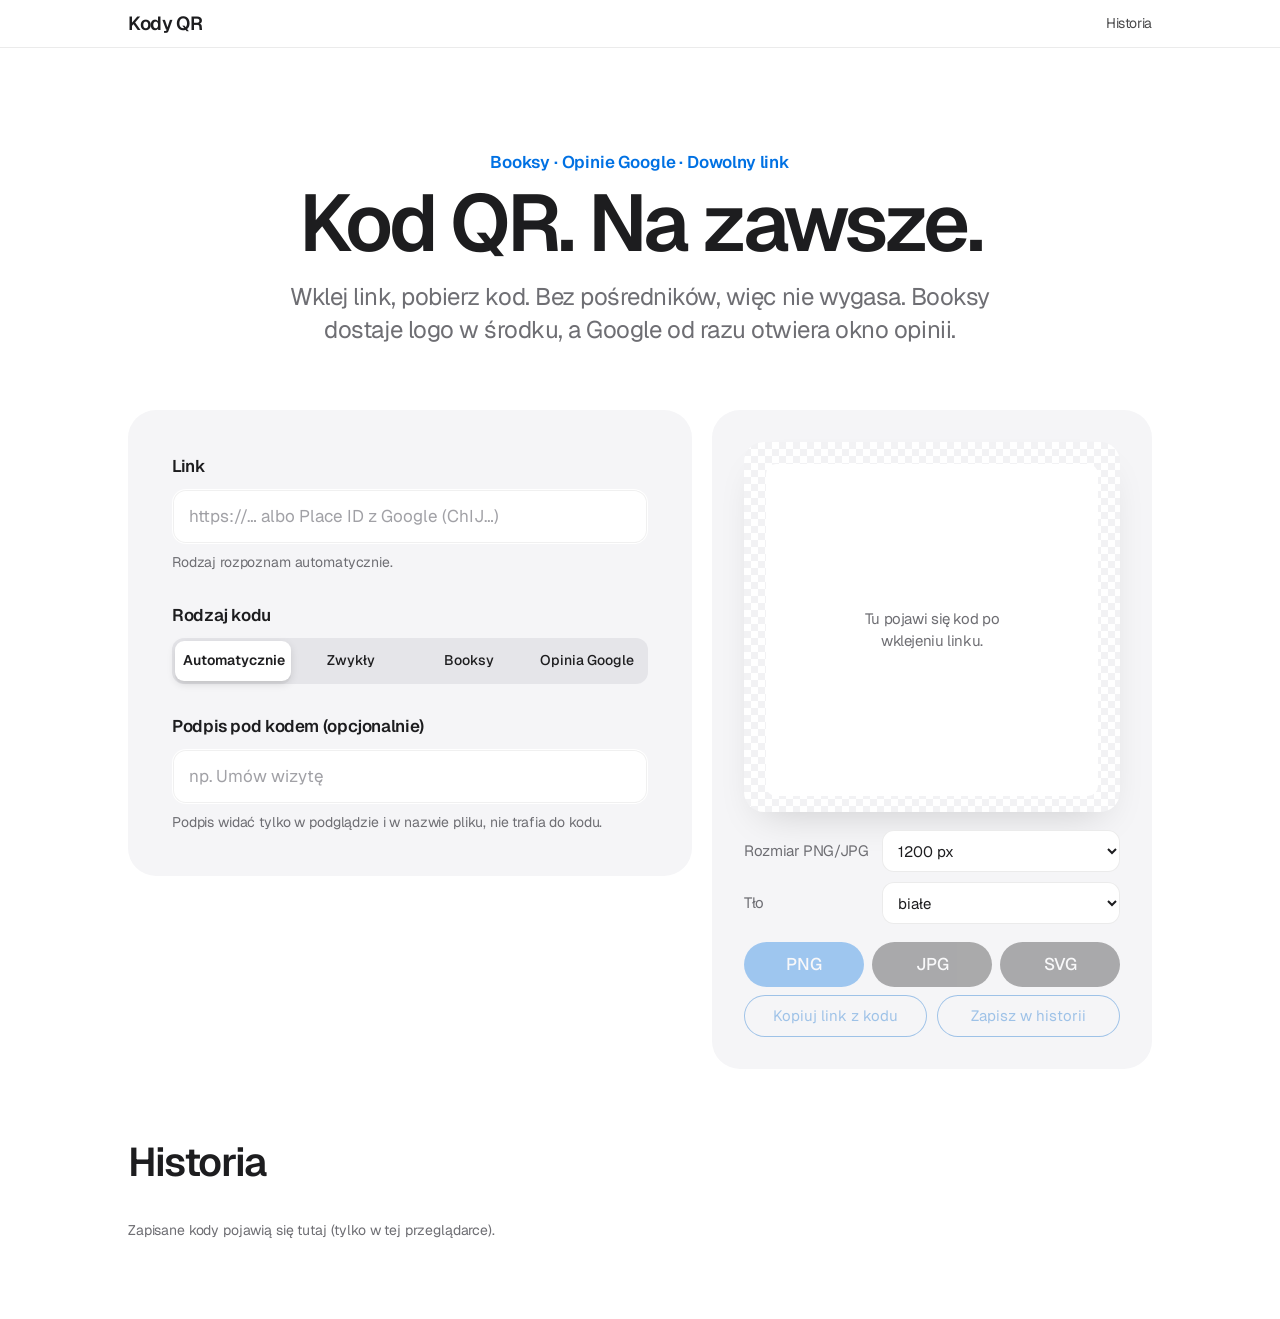
<file: index (4).html>
<!DOCTYPE html>
<html lang="pl">
<head>
<meta charset="utf-8">
<meta name="viewport" content="width=device-width, initial-scale=1">
<title>Generator kodów QR</title>
<link href="https://fonts.googleapis.com/css2?family=Geist:wght@400;500;600&display=swap" rel="stylesheet">
<style>
:root{color-scheme:light;--bg:#ffffff;--alt:#f5f5f7;--card:#ffffff;--ink:#1d1d1f;--txt:#1d1d1f;--mut:#6e6e73;--line:#d2d2d7;--soft:#f5f5f7;--blue:#0071e3;--blueH:#0077ed;--link:#0066cc;--yel:#fff8e6;--yelT:#8a5a00;--grn:#eef8f0;--grnT:#1d7a3a;--red:#ffecec;--redT:#b3261e}
*{box-sizing:border-box;min-width:0}
html{scroll-behavior:smooth}
body{margin:0;background:var(--bg);color:var(--txt);font:17px/1.47 -apple-system,BlinkMacSystemFont,"SF Pro Text","Geist","Helvetica Neue",Helvetica,Arial,sans-serif;letter-spacing:-.022em;overflow-x:clip;-webkit-font-smoothing:antialiased}
.nav{position:sticky;top:0;z-index:10;height:48px;display:flex;align-items:center;justify-content:center;background:rgba(255,255,255,.72);backdrop-filter:saturate(180%) blur(20px);-webkit-backdrop-filter:saturate(180%) blur(20px);border-bottom:1px solid rgba(0,0,0,.08)}
.nav div{width:min(1024px,100% - 44px);display:flex;justify-content:space-between;align-items:center;font-size:14px}
.nav b{font-weight:600;font-size:19px;letter-spacing:-.02em}
.nav a{color:var(--ink);text-decoration:none;opacity:.8}
.nav a:hover{opacity:1}
.band{padding:clamp(48px,8vw,104px) 22px clamp(32px,5vw,64px)}
.wrap{max-width:1024px;margin:0 auto}
.hero{text-align:center;margin-bottom:clamp(36px,5vw,64px)}
.eyebrow{color:var(--blue);font-weight:600;font-size:17px;margin:0 0 6px;letter-spacing:-.01em}
h1{font:600 clamp(44px,7vw,80px)/1.05 -apple-system,BlinkMacSystemFont,"SF Pro Display","Geist","Helvetica Neue",sans-serif;letter-spacing:-.045em;color:var(--ink);margin:0 auto 16px;max-width:14ch;text-wrap:balance}
.lead{color:var(--mut);margin:0 auto;max-width:52ch;font-size:clamp(19px,2.2vw,24px);line-height:1.35;letter-spacing:-.02em;text-wrap:balance}
.grid{display:grid;grid-template-columns:minmax(0,1fr) minmax(0,440px);gap:20px;align-items:start}
.panel{background:var(--alt);border-radius:28px;padding:clamp(24px,3.6vw,44px)}
label.t,.t{display:block;font-weight:600;color:var(--ink);margin:0 0 10px;font-size:17px}
input[type=text],input[type=url]{width:100%;font:inherit;font-size:17px;padding:14px 16px;min-height:54px;border:1px solid transparent;border-radius:14px;background:#fff;color:var(--ink);box-shadow:inset 0 0 0 1px rgba(0,0,0,.06);transition:box-shadow .2s}
input::placeholder{color:#a1a1a6}
input:focus{outline:none;box-shadow:0 0 0 4px rgba(0,113,227,.25),inset 0 0 0 1px var(--blue)}
button:focus-visible,a:focus-visible,select:focus-visible{outline:3px solid rgba(0,113,227,.5);outline-offset:2px}
.field{margin-bottom:30px}
.field:last-child{margin-bottom:0}
.hint{font-size:14px;color:var(--mut);margin-top:8px;letter-spacing:-.01em}
.seg{display:grid;grid-template-columns:repeat(4,minmax(0,1fr));gap:2px;padding:3px;background:rgba(118,118,128,.12);border-radius:12px}
.seg button{min-height:40px;padding:6px 8px;font:inherit;font-size:14px;font-weight:500;border:0;background:transparent;color:var(--ink);border-radius:9px;cursor:pointer;transition:background .25s,box-shadow .25s}
.seg button[aria-pressed=true]{background:#fff;box-shadow:0 3px 8px rgba(0,0,0,.12),0 3px 1px rgba(0,0,0,.04);font-weight:600}
.btn{display:inline-flex;align-items:center;justify-content:center;gap:8px;min-height:44px;padding:10px 22px;font:inherit;font-size:17px;font-weight:400;border-radius:980px;border:0;background:var(--blue);color:#fff;cursor:pointer;text-decoration:none;transition:background .2s,transform .15s}
.btn:hover{background:var(--blueH)}
.btn:active{transform:scale(.97)}
.btn.ghost{background:transparent;color:var(--link);box-shadow:inset 0 0 0 1px var(--link)}
.btn.ghost:hover{background:rgba(0,102,204,.06)}
.btn.acc{background:var(--blue)}
.btn:disabled{opacity:.35;cursor:not-allowed;transform:none}
.row{display:flex;flex-wrap:wrap;gap:10px;align-items:center}
.note{background:var(--yel);color:#3d2c05;border-radius:18px;padding:20px 22px;margin:0 0 30px;font-size:15px;line-height:1.5;letter-spacing:-.01em}
.note h3{margin:0 0 6px;font-size:17px;font-weight:600;color:var(--ink)}
.note ol{margin:12px 0 14px;padding-left:20px}
.note li{margin-bottom:10px}
.note a:not(.btn){color:var(--link)}
.note .btn{font-size:15px}
.note code{font:13px "SF Mono",ui-monospace,Menlo,monospace;background:rgba(255,255,255,.7);padding:1px 6px;border-radius:5px}
.note.ok{background:var(--grn);color:#14351f}
.card{background:var(--alt);border-radius:28px;padding:clamp(20px,3vw,32px);position:sticky;top:68px}
.label{border-radius:20px;padding:22px 22px 16px;background:#fff;box-shadow:0 18px 40px -18px rgba(0,0,0,.18);background-image:linear-gradient(45deg,#f2f2f4 25%,transparent 25%,transparent 75%,#f2f2f4 75%),linear-gradient(45deg,#f2f2f4 25%,transparent 25%,transparent 75%,#f2f2f4 75%);background-size:14px 14px;background-position:0 0,7px 7px}
#qrbox{aspect-ratio:1;display:grid;place-items:center;background:#fff;border-radius:10px}
#qrbox svg{width:100%;height:100%;display:block}
.empty{color:var(--mut);text-align:center;font-size:15px;padding:24px;max-width:24ch}
.cap{font-weight:600;font-size:21px;letter-spacing:-.02em;color:var(--ink);text-align:center;margin-top:12px;overflow-wrap:anywhere}
.cap:empty{display:none}
.final{font-size:13px;color:var(--mut);overflow-wrap:anywhere;margin:18px 4px 4px;text-align:center}
.final a{color:var(--link);text-decoration:none}
.final a:hover{text-decoration:underline}
.dl{display:grid;grid-template-columns:repeat(3,minmax(0,1fr));gap:8px;margin-top:18px}
.dl .btn{width:100%;font-weight:500}
.dl .btn:not(.acc){background:var(--ink)}
.dl .btn:not(.acc):hover{background:#333336}
.size{display:grid;grid-template-columns:auto minmax(0,1fr);gap:10px 14px;align-items:center;margin-top:18px;font-size:15px;color:var(--mut)}
select{font:inherit;font-size:15px;min-height:42px;border-radius:12px;border:0;background:#fff;color:var(--ink);padding:4px 12px;width:100%;box-shadow:inset 0 0 0 1px rgba(0,0,0,.08)}
.card .row .btn.ghost{font-size:15px;min-height:40px}
.tag{display:inline-block;font-size:12px;font-weight:600;padding:3px 10px;border-radius:980px;background:var(--grn);color:var(--grnT);letter-spacing:0}
.tag.b{background:var(--red);color:var(--redT)}
.hist{background:var(--bg)}
.hist h2{font-weight:600;font-size:clamp(28px,4vw,40px);letter-spacing:-.035em;color:var(--ink);margin:0 0 20px}
.hist ul{list-style:none;margin:0;padding:0;border-radius:20px;background:var(--alt);overflow:hidden}
.hist li{display:grid;grid-template-columns:minmax(0,1fr) auto;gap:10px;align-items:center;padding:14px 20px;border-bottom:1px solid rgba(0,0,0,.06);transition:background .2s}
.hist li:last-child{border-bottom:0}
.hist li:hover{background:#ececf0}
.hist .u{font-size:13px;color:var(--mut);overflow-wrap:anywhere;margin-top:2px}
.hist b{font-weight:600;color:var(--ink)}
.hist button.open{all:unset;cursor:pointer;display:block}
.x{min-width:44px;min-height:44px;border:0;background:none;color:var(--mut);font-size:22px;cursor:pointer;border-radius:980px}
.x:hover{background:rgba(0,0,0,.06);color:var(--ink)}
#toast{position:fixed;left:50%;bottom:28px;transform:translateX(-50%) translateY(20px);opacity:0;background:rgba(29,29,31,.92);backdrop-filter:blur(20px);color:#fff;padding:12px 20px;border-radius:980px;font-size:15px;transition:.4s cubic-bezier(.16,1,.3,1);pointer-events:none;max-width:90vw}
#toast.on{opacity:1;transform:translateX(-50%)}
.rv{opacity:0;transform:translateY(20px);animation:rv .9s cubic-bezier(.16,1,.3,1) forwards;animation-delay:calc(var(--i,0)*90ms)}
@keyframes rv{to{opacity:1;transform:none}}
@media (prefers-reduced-motion:reduce){.rv{animation:none;opacity:1;transform:none}#toast{transition:none}html{scroll-behavior:auto}}
@media(max-width:860px){.grid{grid-template-columns:minmax(0,1fr)}.card{position:static;order:-1}}
@media(max-width:480px){.seg{grid-template-columns:repeat(2,minmax(0,1fr))}.panel,.card{border-radius:22px}}
</style>
</head>
<body>
<nav class="nav"><div><b>Kody QR</b><a href="#historia">Historia</a></div></nav>
<main class="band"><div class="wrap">
  <header class="hero">
  <p class="eyebrow rv">Booksy · Opinie Google · Dowolny link</p>
  <h1 class="rv" style="--i:1">Kod QR. Na zawsze.</h1>
  <p class="lead rv" style="--i:2">Wklej link, pobierz kod. Bez pośredników, więc nie wygasa. Booksy dostaje logo w środku, a Google od razu otwiera okno opinii.</p>
  </header>

  <div class="grid">
    <section class="panel rv" style="--i:3">
      <div class="field">
        <label class="t" for="url">Link</label>
        <input id="url" type="url" inputmode="url" autocomplete="off" placeholder="https://… albo Place ID z Google (ChIJ…)">
        <div class="hint" id="detected">Rodzaj rozpoznam automatycznie.</div>
      </div>

      <div class="field">
        <span class="t">Rodzaj kodu</span>
        <div class="seg" role="group" aria-label="Rodzaj kodu">
          <button type="button" data-mode="auto" aria-pressed="true">Automatycznie</button>
          <button type="button" data-mode="plain" aria-pressed="false">Zwykły</button>
          <button type="button" data-mode="booksy" aria-pressed="false">Booksy</button>
          <button type="button" data-mode="google" aria-pressed="false">Opinia Google</button>
        </div>
      </div>

      <div id="gnote"></div>

      <div class="field">
        <label class="t" for="name">Podpis pod kodem (opcjonalnie)</label>
        <input id="name" type="text" maxlength="60" placeholder="np. Umów wizytę">
        <div class="hint">Podpis widać tylko w podglądzie i w nazwie pliku, nie trafia do kodu.</div>
      </div>
    </section>

    <aside class="card rv" style="--i:4" aria-label="Podgląd kodu">
      <div class="label">
        <div id="qrbox"><div class="empty">Tu pojawi się kod po wklejeniu linku.</div></div>
        <div class="cap" id="cap"></div>
      </div>
      <div class="final" id="final"></div>
      <div class="size">
        <label for="px">Rozmiar PNG/JPG</label>
        <select id="px"><option value="600">600 px</option><option value="1200" selected>1200 px</option><option value="2400">2400 px (druk)</option></select>
        <label for="bg">Tło</label>
        <select id="bg"><option value="white">białe</option><option value="none">bez tła (PNG, SVG)</option></select>
      </div>
      <div class="dl">
        <button class="btn acc" type="button" data-fmt="png" disabled>PNG</button>
        <button class="btn" type="button" data-fmt="jpg" disabled>JPG</button>
        <button class="btn" type="button" data-fmt="svg" disabled>SVG</button>
      </div>
      <div class="row" style="margin-top:8px">
        <button class="btn ghost" type="button" id="copy" disabled style="flex:1">Kopiuj link z kodu</button>
        <button class="btn ghost" type="button" id="save" disabled style="flex:1">Zapisz w historii</button>
      </div>
    </aside>
  </div>
</div></main>

<section class="band hist" id="historia" style="padding-top:0"><div class="wrap">
  <h2>Historia</h2>
  <ul id="hist"></ul>
  <p class="hint" id="histEmpty">Zapisane kody pojawią się tutaj (tylko w tej przeglądarce).</p>
</div></section>
<div id="toast" role="status" aria-live="polite"></div>

<script>
// Minimal QR Code encoder (byte mode, versions 1-40, ECC L/M/Q/H).
// Algorithm follows the public QR spec (ISO/IEC 18004), structure inspired by Nayuki's MIT generator.
const QRLib = (() => {
  const ECC_PER_BLOCK = [
    [-1,7,10,15,20,26,18,20,24,30,18,20,24,26,30,22,24,28,30,28,28,28,28,30,30,26,28,30,30,30,30,30,30,30,30,30,30,30,30,30,30],
    [-1,10,16,26,18,24,16,18,22,22,26,30,22,22,24,24,28,28,26,26,26,26,28,28,28,28,28,28,28,28,28,28,28,28,28,28,28,28,28,28,28],
    [-1,13,22,18,26,18,24,18,22,20,24,28,26,24,20,30,24,28,28,26,30,28,30,30,30,30,28,30,30,30,30,30,30,30,30,30,30,30,30,30,30],
    [-1,17,28,22,16,22,28,26,26,24,28,24,28,22,24,24,30,28,28,26,28,30,24,30,30,30,30,30,30,30,30,30,30,30,30,30,30,30,30,30,30]];
  const NUM_BLOCKS = [
    [-1,1,1,1,1,1,2,2,2,2,4,4,4,4,4,6,6,6,6,7,8,8,9,9,10,12,12,12,13,14,15,16,17,18,19,19,20,21,22,24,25],
    [-1,1,1,1,2,2,4,4,4,5,5,5,8,9,9,10,10,11,13,14,16,17,17,18,20,21,23,25,26,28,29,31,33,35,37,38,40,43,45,47,49],
    [-1,1,1,2,2,4,4,6,6,8,8,8,10,12,16,12,17,16,18,21,20,23,23,25,27,29,34,34,35,38,40,43,45,48,51,53,56,59,62,65,68],
    [-1,1,1,2,4,4,4,5,6,8,8,11,11,16,16,18,16,19,21,25,25,25,34,30,32,35,37,40,42,45,48,51,54,57,60,63,66,70,74,77,81]];
  const LEVELS = { L: 0, M: 1, Q: 2, H: 3 };
  const FORMAT_BITS = [1, 0, 3, 2];

  const rawModules = v => {
    let r = (16 * v + 128) * v + 64;
    if (v >= 2) { const n = Math.floor(v / 7) + 2; r -= (25 * n - 10) * n - 55; if (v >= 7) r -= 36; }
    return r;
  };
  const dataCodewords = (v, e) => Math.floor(rawModules(v) / 8) - ECC_PER_BLOCK[e][v] * NUM_BLOCKS[e][v];

  const gmul = (x, y) => { let z = 0; for (let i = 7; i >= 0; i--) { z = (z << 1) ^ ((z >>> 7) * 0x11D); z ^= ((y >>> i) & 1) * x; } return z; };
  const rsDivisor = deg => {
    const r = new Array(deg).fill(0); r[deg - 1] = 1; let root = 1;
    for (let i = 0; i < deg; i++) {
      for (let j = 0; j < deg; j++) { r[j] = gmul(r[j], root); if (j + 1 < deg) r[j] ^= r[j + 1]; }
      root = gmul(root, 2);
    }
    return r;
  };
  const rsRemainder = (data, div) => {
    const r = div.map(() => 0);
    for (const b of data) { const f = b ^ r.shift(); r.push(0); div.forEach((c, i) => { r[i] ^= gmul(c, f); }); }
    return r;
  };
  const bit = (x, i) => ((x >>> i) & 1) !== 0;

  function encode(text, level = 'M') {
    const e = LEVELS[level] ?? 1;
    const bytes = Array.from(new TextEncoder().encode(text));
    let ver = 1;
    for (; ver <= 40; ver++) {
      const cc = ver < 10 ? 8 : 16;
      if (bytes.length < (1 << cc) && 4 + cc + bytes.length * 8 <= dataCodewords(ver, e) * 8) break;
    }
    if (ver > 40) throw new Error('Tekst jest za długi na kod QR');
    // bit stream
    const bb = [];
    const push = (val, len) => { for (let i = len - 1; i >= 0; i--) bb.push((val >>> i) & 1); };
    push(4, 4); push(bytes.length, ver < 10 ? 8 : 16); bytes.forEach(b => push(b, 8));
    const cap = dataCodewords(ver, e) * 8;
    push(0, Math.min(4, cap - bb.length));
    push(0, (8 - bb.length % 8) % 8);
    for (let p = 0xEC; bb.length < cap; p ^= 0xEC ^ 0x11) push(p, 8);
    const data = [];
    for (let i = 0; i < bb.length; i += 8) { let v = 0; for (let j = 0; j < 8; j++) v = (v << 1) | bb[i + j]; data.push(v); }

    // ECC + interleave
    const nb = NUM_BLOCKS[e][ver], el = ECC_PER_BLOCK[e][ver];
    const raw = Math.floor(rawModules(ver) / 8);
    const numShort = nb - raw % nb, shortLen = Math.floor(raw / nb);
    const div = rsDivisor(el), blocks = [];
    for (let i = 0, k = 0; i < nb; i++) {
      const dat = data.slice(k, k + shortLen - el + (i < numShort ? 0 : 1)); k += dat.length;
      const ecc = rsRemainder(dat, div);
      if (i < numShort) dat.push(0);
      blocks.push(dat.concat(ecc));
    }
    const all = [];
    for (let i = 0; i < blocks[0].length; i++) blocks.forEach((b, j) => { if (i !== shortLen - el || j >= numShort) all.push(b[i]); });

    // matrix
    const size = ver * 4 + 17;
    const m = Array.from({ length: size }, () => new Array(size).fill(false));
    const fn = Array.from({ length: size }, () => new Array(size).fill(false));
    const setF = (x, y, d) => { m[y][x] = d; fn[y][x] = true; };
    for (let i = 0; i < size; i++) { setF(6, i, i % 2 === 0); setF(i, 6, i % 2 === 0); }
    const finder = (x, y) => {
      for (let dy = -4; dy <= 4; dy++) for (let dx = -4; dx <= 4; dx++) {
        const d = Math.max(Math.abs(dx), Math.abs(dy)), xx = x + dx, yy = y + dy;
        if (xx >= 0 && xx < size && yy >= 0 && yy < size) setF(xx, yy, d !== 2 && d !== 4);
      }
    };
    finder(3, 3); finder(size - 4, 3); finder(3, size - 4);
    if (ver > 1) {
      const n = Math.floor(ver / 7) + 2;
      const step = ver === 32 ? 26 : Math.ceil((ver * 4 + 4) / (n * 2 - 2)) * 2;
      const pos = [6];
      for (let p = size - 7; pos.length < n; p -= step) pos.splice(1, 0, p);
      for (let i = 0; i < n; i++) for (let j = 0; j < n; j++) {
        if ((i === 0 && j === 0) || (i === 0 && j === n - 1) || (i === n - 1 && j === 0)) continue;
        for (let dy = -2; dy <= 2; dy++) for (let dx = -2; dx <= 2; dx++) setF(pos[i] + dx, pos[j] + dy, Math.max(Math.abs(dx), Math.abs(dy)) !== 1);
      }
    }
    const drawFormat = mask => {
      const d = FORMAT_BITS[e] << 3 | mask; let r = d;
      for (let i = 0; i < 10; i++) r = (r << 1) ^ ((r >>> 9) * 0x537);
      const b = ((d << 10) | r) ^ 0x5412;
      for (let i = 0; i <= 5; i++) setF(8, i, bit(b, i));
      setF(8, 7, bit(b, 6)); setF(8, 8, bit(b, 7)); setF(7, 8, bit(b, 8));
      for (let i = 9; i < 15; i++) setF(14 - i, 8, bit(b, i));
      for (let i = 0; i < 8; i++) setF(size - 1 - i, 8, bit(b, i));
      for (let i = 8; i < 15; i++) setF(8, size - 15 + i, bit(b, i));
      setF(8, size - 8, true);
    };
    drawFormat(0);
    if (ver >= 7) {
      let r = ver; for (let i = 0; i < 12; i++) r = (r << 1) ^ ((r >>> 11) * 0x1F25);
      const b = ver << 12 | r;
      for (let i = 0; i < 18; i++) { const a = size - 11 + i % 3, c = Math.floor(i / 3); setF(a, c, bit(b, i)); setF(c, a, bit(b, i)); }
    }
    // codewords
    let idx = 0;
    for (let right = size - 1; right >= 1; right -= 2) {
      if (right === 6) right = 5;
      for (let v = 0; v < size; v++) for (let j = 0; j < 2; j++) {
        const x = right - j, up = ((right + 1) & 2) === 0, y = up ? size - 1 - v : v;
        if (!fn[y][x] && idx < all.length * 8) { m[y][x] = bit(all[idx >>> 3], 7 - (idx & 7)); idx++; }
      }
    }
    const maskFn = [
      (x, y) => (x + y) % 2 === 0, (x, y) => y % 2 === 0, (x) => x % 3 === 0, (x, y) => (x + y) % 3 === 0,
      (x, y) => (Math.floor(x / 3) + Math.floor(y / 2)) % 2 === 0, (x, y) => x * y % 2 + x * y % 3 === 0,
      (x, y) => (x * y % 2 + x * y % 3) % 2 === 0, (x, y) => ((x + y) % 2 + x * y % 3) % 2 === 0];
    const applyMask = k => { for (let y = 0; y < size; y++) for (let x = 0; x < size; x++) if (!fn[y][x] && maskFn[k](x, y)) m[y][x] = !m[y][x]; };
    const penalty = () => {
      let p = 0, dark = 0;
      const line = get => {
        let run = 1;
        const arr = [];
        for (let i = 0; i < size; i++) arr.push(get(i) ? 1 : 0);
        for (let i = 1; i <= size; i++) {
          if (i < size && arr[i] === arr[i - 1]) run++;
          else { if (run >= 5) p += 3 + run - 5; run = 1; }
        }
        const s = arr.join('');
        const pad = '0000' + s + '0000';
        for (const pat of ['00001011101', '10111010000']) { let k = pad.indexOf(pat); while (k !== -1) { p += 40; k = pad.indexOf(pat, k + 1); } }
      };
      for (let y = 0; y < size; y++) line(x => m[y][x]);
      for (let x = 0; x < size; x++) line(y => m[y][x]);
      for (let y = 0; y < size - 1; y++) for (let x = 0; x < size - 1; x++) {
        const c = m[y][x]; if (c === m[y][x + 1] && c === m[y + 1][x] && c === m[y + 1][x + 1]) p += 3;
      }
      for (const row of m) for (const c of row) if (c) dark++;
      const total = size * size;
      p += (Math.ceil(Math.abs(dark * 20 - total * 10) / total) - 1) * 10;
      return p;
    };
    let best = 0, bestP = Infinity;
    for (let k = 0; k < 8; k++) {
      applyMask(k); drawFormat(k);
      const p = penalty();
      if (p < bestP) { bestP = p; best = k; }
      applyMask(k);
    }
    applyMask(best); drawFormat(best);
    return { size, version: ver, modules: m };
  }
  return { encode };
})();


</script>
<script>
{
const $ = s => document.querySelector(s);
const store = {
  get(k, d) { try { const v = localStorage.getItem(k); return v == null ? d : JSON.parse(v); } catch { return d; } },
  set(k, v) { try { localStorage.setItem(k, JSON.stringify(v)); return true; } catch { return false; } }
};
const esc = s => String(s).replace(/[&<>"']/g, c => ({ '&': '&amp;', '<': '&lt;', '>': '&gt;', '"': '&quot;', "'": '&#39;' }[c]));
let mode = 'auto', current = null, downloads = null, forceProfile = false;
const LOGO_D = 'M4.06,61.44 4.00,62.12 4.12,62.62 4.62,63.19 5.38,63.50 12.81,63.62 13.56,63.50 14.12,63.25 14.75,62.75 16.25,60.31 17.62,58.69 19.19,57.19 20.44,56.31 21.94,55.62 24.56,54.94 26.56,54.88 27.88,55.06 29.62,55.50 31.44,56.12 34.88,57.88 41.44,62.31 47.75,67.00 48.75,67.88 53.62,71.31 57.56,73.69 61.50,75.56 66.06,77.19 70.12,78.06 73.81,78.38 76.75,78.38 80.94,78.00 84.19,77.25 86.50,76.50 88.31,75.75 90.62,74.50 91.88,73.69 95.12,71.12 95.88,70.38 98.75,66.75 99.81,64.94 100.88,62.75 101.75,60.44 102.50,57.69 103.00,52.25 102.94,49.12 102.50,44.81 102.00,43.19 101.75,41.88 100.81,39.25 99.62,36.81 98.81,35.44 96.56,32.25 93.56,29.19 90.38,26.88 87.44,25.38 84.88,24.50 82.38,23.88 78.56,23.44 76.00,23.44 73.19,23.81 70.81,24.44 68.75,25.19 66.31,26.44 64.31,27.62 63.50,27.69 63.25,27.56 62.75,26.88 62.56,25.94 62.56,6.88 62.38,5.75 62.12,5.25 61.50,4.62 60.62,4.25 59.56,4.12 54.88,4.19 54.19,4.44 53.56,5.06 53.25,5.88 53.19,6.75 53.19,48.62 53.50,49.75 54.38,50.75 56.75,52.50 58.81,53.81 60.56,54.75 61.44,54.81 61.75,54.69 62.25,54.19 62.56,53.19 62.56,47.69 63.19,44.62 64.06,42.50 64.94,40.94 67.19,37.94 68.31,36.88 70.38,35.38 72.56,34.25 74.25,33.69 76.81,33.31 78.44,33.25 80.62,33.50 82.06,33.81 83.31,34.25 85.19,35.19 87.69,37.00 89.06,38.38 90.62,40.44 91.56,42.00 92.81,45.06 93.38,47.50 93.56,49.12 93.56,52.69 93.44,54.12 92.62,57.75 91.81,59.62 90.50,61.69 88.06,64.19 86.38,65.56 84.62,66.62 82.06,67.75 79.81,68.38 76.31,68.75 71.88,68.38 70.38,68.06 66.94,67.06 64.19,65.94 61.69,64.69 56.69,61.62 51.81,58.19 41.19,50.00 38.56,48.38 36.06,47.12 32.88,46.06 30.06,45.56 27.25,45.31 25.69,45.38 22.12,45.81 19.25,46.56 17.62,47.12 15.81,47.94 12.44,49.88 10.81,51.25 8.94,53.12 7.31,55.06 5.31,58.38 4.44,60.25Z', LOGO_W = 107, LOGO_H = 82;

const toast = msg => { const t = $('#toast'); t.textContent = msg; t.classList.add('on'); clearTimeout(toast.h); toast.h = setTimeout(() => t.classList.remove('on'), 2600); };

function parseUrl(s) {
  let t = s.trim();
  if (!t) return null;
  if (!/^[a-z][a-z0-9+.-]*:/i.test(t) && /^[^\s]+\.[a-z]{2,}(\/|$)/i.test(t)) t = 'https://' + t;
  try { return new URL(t); } catch { return null; }
}
const isPlaceId = s => /^(ChIJ|GhIJ|EiI|Ei[A-Za-z])[A-Za-z0-9_-]{10,}$/.test(s.trim());
const isBooksy = u => u && /(^|\.)booksy\.[a-z.]+$/i.test(u.hostname);
const isGoogle = (u, raw) => isPlaceId(raw) || (u && /(^|\.)(google\.[a-z.]+|g\.page|share\.google|goo\.gl|maps\.app\.goo\.gl)$/i.test(u.hostname));

function googleReview(raw, u) {
  const r = raw.trim();
  const wr = id => 'https://search.google.com/local/writereview?placeid=' + id;
  if (isPlaceId(r)) return { url: wr(r), ok: true, how: 'Zbudowałem link do formularza opinii z Place ID.' };
  if (!u) return { url: null, ok: false };
  const h = u.hostname.toLowerCase();
  let full = u.href; try { full = decodeURIComponent(u.href); } catch {}
  if (/writereview/.test(u.pathname) && u.searchParams.get('placeid')) return { url: u.href, ok: true, how: 'To już jest bezpośredni link do formularza opinii.' };
  if (h.endsWith('g.page')) {
    const m = u.pathname.match(/^\/r\/([^/]+)/);
    if (m) return { url: 'https://g.page/r/' + m[1] + '/review', ok: true, how: 'Link g.page z końcówką /review otwiera od razu formularz opinii.' };
  }
  const pid = full.match(/(?:!19s|place_id[:=]|placeid=)((?:ChIJ|GhIJ)[A-Za-z0-9_-]{10,})/) || full.match(/\b(ChIJ[A-Za-z0-9_-]{15,})/);
  if (pid) return { url: wr(pid[1]), ok: true, how: 'Znalazłem w linku identyfikator miejsca i zbudowałem z niego link do formularza opinii.' };
  const fid = full.match(/(0x[0-9a-f]{4,}:0x[0-9a-f]{4,})/i);
  if (fid && /google\.|goo\.gl/.test(h)) {
    const place = (full.match(/\/maps\/place\/([^/@?#]+)/) || [])[1];
    const q = (u.searchParams.get('q') || (place ? place.replace(/\+/g, ' ') : '') || 'opinie').trim();
    return { url: 'https://www.google.com/search?q=' + encodeURIComponent(q) + '#lrd=' + fid[1] + ',3,,,,', ok: true, how: 'Znalazłem w linku identyfikator z Map i zbudowałem link z oknem „Napisz opinię”. Ten format Google czasem ignoruje. Jeśli po zeskanowaniu nie otworzy się okno opinii, wklej Place ID (instrukcja pojawia się przy linkach share.google).' };
  }
  const q = (u.searchParams.get('q') || '').trim();
  const isShort = /share\.google|goo\.gl|g\.co$/.test(h);
  return {
    ok: false, q, isShort,
    url: q ? 'https://www.google.com/search?q=' + encodeURIComponent(q) : u.href,
    maps: q ? 'https://www.google.com/maps/search/?api=1&query=' + encodeURIComponent(q) : u.href
  };
}

function resolve() {
  const raw = $('#url').value;
  const u = parseUrl(raw);
  let type = mode;
  if (type === 'auto') type = isBooksy(u) ? 'booksy' : isGoogle(u, raw) ? 'google' : 'plain';
  let final = u ? u.href : null, g = null;
  if (type === 'google') { g = googleReview(raw, u); final = g.url; }
  return { raw, u, type, final, g };
}

function renderNote(r) {
  const box = $('#gnote');
  if (r.type !== 'google' || !r.raw.trim()) { box.innerHTML = ''; return; }
  if (r.g.ok) { box.innerHTML = `<div class="note ok"><h3>Link do opinii gotowy</h3>${esc(r.g.how)} Zeskanuj kod telefonem przed wydrukiem i sprawdź, czy otwiera się właściwa firma.</div>`; return; }
  const g = r.g;
  const PF = 'https://developers.google.com/maps/documentation/places/web-service/place-id';
  box.innerHTML = `<div class="note"><h3>Ten link otwiera tylko wizytówkę, nie formularz opinii</h3>
    Linki share.google i linki z wyszukiwarki nie zawierają identyfikatora firmy, a bez niego nie da się zrobić linku do opinii. Panel nie może go pobrać sam, bo Google blokuje takie zapytania ze stron. Znajdziesz go w pół minuty:
    <ol>
      <li><a class="btn ghost" style="min-height:40px;padding:6px 14px" href="${PF}" target="_blank" rel="noopener">Otwórz wyszukiwarkę Place ID od Google</a></li>
      <li>Przewiń do mapy i w polu nad nią wpisz nazwę firmy${g.q ? ` <button type="button" class="btn ghost" id="copyName" style="min-height:34px;padding:2px 10px;font-size:14px">kopiuj „${esc(g.q)}”</button>` : ''}. Wybierz ją z listy podpowiedzi.</li>
      <li>Na mapie pojawi się dymek z napisem <b>Place ID: ChIJ…</b>. Skopiuj ten ciąg znaków i wklej go tutaj zamiast linku.</li>
    </ol>
    Panel zrobi z niego link <code>search.google.com/local/writereview?placeid=…</code>, który od razu otwiera okno z gwiazdkami i polem na opinię.<br><br>
    Jeśli jesteś właścicielem profilu, możesz zamiast tego wkleić link z przycisku „Poproś o opinie” (wygląda jak <code>g.page/r/…</code>).<br><br>
    <button type="button" class="btn ghost" id="forceBtn" style="min-height:40px;padding:6px 14px">${forceProfile ? 'Ukryj kod do wizytówki' : 'Mimo to zrób kod do wizytówki firmy'}</button></div>`;
  const cn = $('#copyName');
  if (cn) cn.onclick = async () => { try { await navigator.clipboard.writeText(g.q); toast('Skopiowano nazwę'); } catch { toast('Zaznacz nazwę ręcznie'); } };
  $('#forceBtn').onclick = () => { forceProfile = !forceProfile; update(); };
}

function build(text, withLogo) {
  const qr = QRLib.encode(text, withLogo ? 'H' : 'M');
  const n = qr.size, q = 4, N = n + 2 * q;
  let L = 0, a = 0;
  if (withLogo) { L = Math.round(n * 0.26); if ((n - L) % 2) L++; a = (n - L) / 2; }
  const inHole = (x, y) => withLogo && x >= a && x < a + L && y >= a && y < a + L;
  return { qr, n, q, N, L, a, inHole, withLogo };
}

function svgString(b, forFile) {
  let d = '';
  for (let y = 0; y < b.n; y++) for (let x = 0; x < b.n; x++) if (b.qr.modules[y][x] && !b.inHole(x, y)) d += `M${x + b.q},${y + b.q}h1v1h-1z`;
  let logoPart = '';
  if (b.withLogo) {
    const p = b.L * 0.08, x = b.a + b.q, s = b.L;
    const box = s - 2 * p, k = Math.min(box / LOGO_W, box / LOGO_H);
    const tx = x + p + (box - LOGO_W * k) / 2, ty = x + p + (box - LOGO_H * k) / 2;
    logoPart = `<rect x="${x}" y="${x}" width="${s}" height="${s}" fill="#fff"/><path fill="#111" fill-rule="evenodd" shape-rendering="geometricPrecision" transform="translate(${tx.toFixed(3)} ${ty.toFixed(3)}) scale(${k.toFixed(5)})" d="${LOGO_D}"/>`;
  }
  const noBg = forFile && $('#bg').value === 'none';
  if (noBg) logoPart = logoPart.replace(/<rect[^>]*fill="#fff"\/>/, '');
  const head = forFile ? `<?xml version="1.0" encoding="UTF-8"?>\n<svg xmlns="http://www.w3.org/2000/svg" width="1024" height="1024"` : `<svg xmlns="http://www.w3.org/2000/svg" role="img" aria-label="Kod QR"`;
  return `${head} viewBox="0 0 ${b.N} ${b.N}" shape-rendering="crispEdges">${noBg ? '' : `<rect width="${b.N}" height="${b.N}" fill="#fff"/>`}<path fill="#000" d="${d}"/>${logoPart}</svg>`;
}

function rasterBlob(b, px, type) {
  const c = document.createElement('canvas');
  const scale = Math.max(1, Math.floor(px / b.N));
  c.width = c.height = b.N * scale;
  const g = c.getContext('2d');
  const noBg = type === 'image/png' && $('#bg').value === 'none';
  if (!noBg) { g.fillStyle = '#fff'; g.fillRect(0, 0, c.width, c.height); }
  g.fillStyle = '#000';
  for (let y = 0; y < b.n; y++) for (let x = 0; x < b.n; x++) if (b.qr.modules[y][x] && !b.inHole(x, y)) g.fillRect((x + b.q) * scale, (y + b.q) * scale, scale, scale);
  if (b.withLogo) {
    const s = b.L * scale, o = (b.a + b.q) * scale, p = s * 0.08, box = s - 2 * p, k = Math.min(box / LOGO_W, box / LOGO_H);
    if (!noBg) { g.fillStyle = '#fff'; g.fillRect(o, o, s, s); }
    g.save(); g.translate(o + p + (box - LOGO_W * k) / 2, o + p + (box - LOGO_H * k) / 2); g.scale(k, k);
    g.fillStyle = '#111'; g.fill(new Path2D(LOGO_D), 'evenodd'); g.restore();
  }
  return new Promise(res => c.toBlob(res, type, 0.95));
}

function update() {
  const r = resolve();
  current = null;
  const names = { plain: 'zwykły kod', booksy: 'Booksy (z logo b)', google: 'opinia Google' };
  $('#detected').innerHTML = r.raw.trim() ? (r.u || r.type === 'google' ? `Rodzaj: <span class="tag ${r.type === 'booksy' ? 'b' : ''}">${names[r.type]}</span>` : 'To nie wygląda na link. Sprawdź, czy zaczyna się od https://') : 'Rodzaj rozpoznam automatycznie.';
  renderNote(r);
  $('#cap').textContent = $('#name').value.trim();
  const btns = document.querySelectorAll('.dl .btn, #copy, #save');
  if (r.type === 'google' && r.g && !r.g.ok && !forceProfile && r.raw.trim()) { $('#qrbox').innerHTML = '<div class="empty">Najpierw zamień link według instrukcji w żółtej ramce. Wtedy kod otworzy od razu formularz opinii.</div>'; $('#final').innerHTML = ''; btns.forEach(x => x.disabled = true); return; }
  if (!r.final) { $('#qrbox').innerHTML = '<div class="empty">Tu pojawi się kod po wklejeniu linku.</div>'; $('#final').innerHTML = ''; btns.forEach(x => x.disabled = true); return; }
  const withLogo = r.type === 'booksy';
  try {
    const b = build(r.final, withLogo);
    current = { ...r, b };
    $('#qrbox').innerHTML = svgString(b, false);
    $('#final').innerHTML = `Kod otwiera: <a href="${esc(r.final)}" target="_blank" rel="noopener">${esc(r.final)}</a>`;
    btns.forEach(x => x.disabled = false);
  } catch (e) {
    $('#qrbox').innerHTML = `<div class="empty">${esc(e.message)}</div>`;
    btns.forEach(x => x.disabled = true);
  }
}

function fileBase() {
  const nm = $('#name').value.trim() || (current.u ? current.u.hostname.replace(/^www\./, '') : 'google');
  const slug = nm.normalize('NFD').replace(/[̀-ͯ]/g, '').replace(/ł/g, 'l').replace(/Ł/g, 'L').replace(/[^a-zA-Z0-9]+/g, '-').replace(/^-|-$/g, '').toLowerCase().slice(0, 50);
  return 'qr-' + ({ booksy: 'booksy-', google: 'opinie-', plain: '' }[current.type]) + (slug || 'kod');
}

async function saveFile(filename, blob) {
  if (!downloads && window.claude && window.claude.use) { try { downloads = await window.claude.use('downloads'); } catch { downloads = null; } }
  if (downloads) {
    try { await downloads.save({ filename, data: blob }); toast('Zapisano ' + filename); return; }
    catch (e) { if (e && e.code === 'declined') return; if (e && e.code === 'rate_limited') { toast('Chwilę, poprzednie okno zapisu jest jeszcze otwarte'); return; } }
  }
  const a = document.createElement('a'); a.href = URL.createObjectURL(blob); a.download = filename;
  document.body.appendChild(a); a.click(); a.remove(); setTimeout(() => URL.revokeObjectURL(a.href), 4000);
}

document.querySelectorAll('.dl .btn').forEach(btn => btn.addEventListener('click', async () => {
  if (!current) return;
  const fmt = btn.dataset.fmt, base = fileBase() + ($('#bg').value === 'none' && fmt !== 'jpg' ? '-bez-tla' : '');
  if (fmt === 'jpg' && $('#bg').value === 'none') toast('JPG nie obsługuje przezroczystości, zapisuję z białym tłem');
  if (fmt === 'svg') return saveFile(base + '.svg', new Blob([svgString(current.b, true)], { type: 'image/svg+xml' }));
  const blob = await rasterBlob(current.b, +$('#px').value, fmt === 'png' ? 'image/png' : 'image/jpeg');
  saveFile(base + '.' + fmt, blob);
}));

$('#copy').addEventListener('click', async () => {
  if (!current) return;
  try { await navigator.clipboard.writeText(current.final); toast('Skopiowano link'); } catch { toast('Nie udało się skopiować, zaznacz link pod kodem'); }
});

function renderHist() {
  const h = store.get('qr.history', []);
  $('#histEmpty').hidden = h.length > 0;
  $('#hist').innerHTML = h.map((it, i) => `<li><button class="open" type="button" data-i="${i}"><b>${esc(it.name || it.final)}</b> <span class="tag ${it.type === 'booksy' ? 'b' : ''}" style="font-size:11px">${esc({ booksy: 'Booksy', google: 'opinia Google', plain: 'zwykły' }[it.type] || '')}</span><div class="u">${esc(it.final)}</div></button><button class="x" type="button" data-del="${i}" aria-label="Usuń z historii">×</button></li>`).join('');
}
$('#save').addEventListener('click', () => {
  if (!current) return;
  const h = store.get('qr.history', []).filter(x => x.final !== current.final);
  h.unshift({ name: $('#name').value.trim(), raw: current.raw, final: current.final, type: current.type, mode });
  toast(store.set('qr.history', h.slice(0, 40)) ? 'Zapisano w historii' : 'Ta przeglądarka nie pozwala zapisywać historii');
  renderHist();
});
$('#hist').addEventListener('click', e => {
  const del = e.target.closest('[data-del]'), op = e.target.closest('[data-i]');
  const h = store.get('qr.history', []);
  if (del) { h.splice(+del.dataset.del, 1); store.set('qr.history', h); renderHist(); return; }
  if (op) { const it = h[+op.dataset.i]; $('#url').value = it.raw; $('#name').value = it.name || ''; setMode(it.mode || 'auto'); window.scrollTo({ top: 0, behavior: 'smooth' }); }
});

function setMode(m) { mode = m; document.querySelectorAll('.seg button').forEach(b => b.setAttribute('aria-pressed', String(b.dataset.mode === m))); update(); }
document.querySelectorAll('.seg button').forEach(b => b.addEventListener('click', () => setMode(b.dataset.mode)));
$('#url').addEventListener('input', () => { forceProfile = false; update(); });
$('#name').addEventListener('input', update);

renderHist();
update();
if (window.claude && window.claude.use) window.claude.use('downloads').then(d => { downloads = d; }).catch(() => {});
}
</script>
</body>
</html>
</file>
<file: enhancements.css>
/* Kody QR — complete visual system */
:root{--ink:#15171b;--muted:#777d88;--blue:#246bfe;--blue2:#0f54e8;--paper:#f7f8fb;--line:rgba(18,24,38,.09);--soft-shadow:0 28px 90px -48px rgba(21,35,65,.28)}
html{scroll-behavior:smooth;scroll-padding-top:90px}
body{background:#fff;color:var(--ink);font-family:Inter,-apple-system,BlinkMacSystemFont,"SF Pro Text","Geist","Helvetica Neue",Arial,sans-serif;letter-spacing:-.025em}
.nav{height:66px;background:rgba(255,255,255,.82);border-bottom:1px solid rgba(20,25,40,.07);backdrop-filter:blur(24px) saturate(180%);-webkit-backdrop-filter:blur(24px) saturate(180%)}
.nav-inner{width:min(1180px,calc(100% - 48px));height:100%;display:flex;align-items:center;justify-content:space-between;gap:28px}
.brand{display:flex;align-items:center;gap:10px;text-decoration:none;color:#15171b;font-size:19px;font-weight:750;letter-spacing:-.06em}
.brand-mark{width:30px;height:30px;border-radius:10px;display:grid;place-items:center;color:#fff;background:linear-gradient(145deg,#4185ff,#1354e9);font-size:21px;box-shadow:0 6px 16px rgba(36,107,254,.28)}
.brand-light{font-weight:450;color:#818896}
.nav-links{display:flex;align-items:center;gap:30px;margin-left:auto}
.nav-links a{font-size:13px;font-weight:550;color:#636b78;text-decoration:none;transition:color .2s}
.nav-links a:hover{color:var(--blue)}
.nav-cta{padding:10px 16px;border-radius:999px;background:#15171b;color:#fff;text-decoration:none;font-size:12px;font-weight:650;letter-spacing:-.01em;transition:transform .2s,background .2s}
.nav-cta:hover{background:#30343c;transform:translateY(-1px)}
.nav-cta span{padding-left:8px;color:#9fbbff}
.hero{position:relative;overflow:hidden;min-height:630px;padding:90px 24px 25px;background:radial-gradient(ellipse at 78% 38%,rgba(67,124,255,.11),transparent 34%),linear-gradient(180deg,#fbfcff 0%,#fff 100%)}
.hero-inner{position:relative;z-index:1;width:min(1120px,100%);min-height:480px;margin:0 auto;display:grid;grid-template-columns:1.04fr .96fr;align-items:center;gap:30px}
.hero-glow{position:absolute;width:600px;height:600px;right:4%;top:5%;border-radius:50%;background:radial-gradient(circle,rgba(53,113,255,.12),rgba(111,156,255,.045) 42%,transparent 70%);filter:blur(20px);pointer-events:none}
.hero-copy{padding:0 0 22px}
.hero-copy .eyebrow{display:flex;align-items:center;gap:10px;margin:0 0 28px;color:#52617a;font-size:11px;font-weight:700;letter-spacing:.16em}
.eyebrow-dot{width:7px;height:7px;border-radius:50%;background:#2e76ff;box-shadow:0 0 0 5px rgba(46,118,255,.1)}
.hero h1{max-width:660px;margin:0 0 24px;font-size:clamp(58px,7.3vw,96px);line-height:.96;font-weight:680;letter-spacing:-.085em;color:#11151c;text-wrap:balance}
.hero h1 span{color:#8a94a5}
.hero-lead{max-width:480px;margin:0;color:#6f7785;font-size:18px;line-height:1.6;letter-spacing:-.025em}
.hero-actions{display:flex;align-items:center;gap:22px;margin-top:34px;flex-wrap:wrap}
.primary-link{display:inline-flex;align-items:center;gap:20px;padding:15px 20px;border-radius:999px;background:#1764f5;color:#fff;text-decoration:none;font-size:14px;font-weight:650;box-shadow:0 12px 28px -14px rgba(23,100,245,.8);transition:transform .2s,box-shadow .2s}
.primary-link:hover{transform:translateY(-2px);box-shadow:0 16px 32px -13px rgba(23,100,245,.65)}
.primary-link span{font-size:18px;font-weight:400}
.hero-note{display:flex;align-items:center;gap:8px;color:#7a8290;font-size:12px}
.hero-note i,.live-pill i,.preview-live i{width:6px;height:6px;background:#29b765;border-radius:50%;display:inline-block;box-shadow:0 0 0 4px rgba(41,183,101,.1)}
.hero-art{height:450px;position:relative;display:grid;place-items:center;perspective:1100px}
.art-orbit{position:absolute;border:1px solid rgba(69,119,235,.14);border-radius:50%;transform:rotate(-23deg)}
.orbit-one{width:430px;height:270px}.orbit-two{width:520px;height:350px;transform:rotate(34deg);border-color:rgba(69,119,235,.09)}
.art-card{position:absolute;width:218px;height:270px;padding:18px;border:1px solid rgba(255,255,255,.8);border-radius:24px;background:linear-gradient(145deg,rgba(255,255,255,.96),rgba(242,246,255,.94));box-shadow:0 35px 85px -40px rgba(30,70,150,.36),inset 0 1px 0 #fff;display:flex;flex-direction:column;justify-content:space-between;transform-style:preserve-3d}
.art-card-back{left:13%;top:17%;transform:rotate(-12deg) translateZ(-30px);opacity:.78}
.art-card-front{right:12%;bottom:9%;transform:rotate(9deg);z-index:2}
.art-mini,.art-caption{font-size:9px;font-weight:750;letter-spacing:.18em;color:#8490a4}
.art-pattern{width:148px;height:148px;margin:auto;position:relative;background-color:#fff;background-size:12px 12px;border:10px solid #fff;border-radius:8px;box-shadow:0 12px 28px rgba(34,61,110,.1)}
.pattern-a{background-image:repeating-linear-gradient(0deg,#182236 0 4px,transparent 4px 8px),repeating-linear-gradient(90deg,transparent 0 4px,#182236 4px 8px)}
.pattern-b{background-image:linear-gradient(90deg,#142033 25%,transparent 25% 50%,#142033 50% 75%,transparent 75%),linear-gradient(#142033 25%,transparent 25% 50%,#142033 50% 75%,transparent 75%);background-size:24px 24px}
.pattern-b:before,.pattern-b:after,.pattern-b i{content:"";position:absolute;width:31px;height:31px;border:6px solid #142033;background:#fff;top:0;left:0;box-shadow:inset 0 0 0 6px #142033}
.pattern-b:after{left:auto;right:0}.pattern-b i{top:auto;bottom:0}
.art-chip{position:absolute;z-index:3;left:8%;bottom:14%;padding:12px 16px;border:1px solid rgba(255,255,255,.9);border-radius:999px;background:rgba(255,255,255,.83);box-shadow:0 12px 35px rgba(29,55,100,.1);font-size:9px;font-weight:750;letter-spacing:.14em;color:#5d6b83;backdrop-filter:blur(12px)}
.chip-dot{display:inline-block;width:6px;height:6px;border-radius:50%;background:#28b76b;margin-right:8px}
.art-spark{position:absolute;right:8%;top:13%;color:#4985ff;font-size:26px}
.hero-bottom{width:min(1120px,100%);margin:50px auto 0;padding-top:17px;border-top:1px solid rgba(24,34,52,.1);display:flex;justify-content:space-between;color:#a0a7b3;font-size:9px;font-weight:700;letter-spacing:.16em}
.hero-bottom b{color:#3977f8;padding-left:8px;font-size:14px}
.generator-section{padding:100px 24px 92px;background:#f6f7fa}
.generator-section>.section-heading,.generator-section>.grid{width:min(1120px,100%);margin-left:auto;margin-right:auto}
.section-heading{display:flex;justify-content:space-between;align-items:end;gap:40px;margin-bottom:38px}
.section-kicker{margin:0 0 14px;color:#3474f4;font-size:10px;font-weight:750;letter-spacing:.18em}
.section-heading h2,.story-intro h2,.faq-heading h2{margin:0;color:#151922;font-size:clamp(38px,5vw,60px);line-height:1.02;font-weight:650;letter-spacing:-.07em}
.section-description{max-width:340px;margin:0 0 4px;color:#7b8391;font-size:15px;line-height:1.65}
.grid{display:grid;grid-template-columns:minmax(0,1fr) minmax(360px,.82fr);gap:18px;align-items:stretch}
.panel,.card{position:relative;top:auto;align-self:stretch;padding:32px;border:1px solid rgba(20,30,50,.065);border-radius:26px;background:#fff;box-shadow:0 18px 55px -42px rgba(22,39,76,.28)}
.panel{padding:34px 36px}
.panel-topline,.preview-head{display:flex;align-items:center;gap:11px;margin-bottom:34px}
.step-number{width:27px;height:27px;display:inline-grid;place-items:center;border-radius:9px;background:#edf3ff;color:#2868ec;font-size:10px;font-weight:800}
.panel-overline{font-size:10px;font-weight:800;letter-spacing:.15em;color:#6f7888}
.live-pill,.preview-live{margin-left:auto;display:inline-flex;align-items:center;gap:8px;padding:7px 10px;border-radius:99px;background:#f1faf4;color:#348558;font-size:9px;font-weight:750;letter-spacing:.1em}
.field{margin-bottom:27px}
.field-last{margin-bottom:0}
label.t,.t{display:flex;align-items:center;gap:10px;margin-bottom:11px;color:#202633;font-size:14px;font-weight:650;letter-spacing:-.02em}
.optional{font-size:8px;letter-spacing:.12em;color:#a0a7b3;font-weight:750}
.input-wrap{position:relative}
.input-icon{position:absolute;left:16px;top:50%;transform:translateY(-50%);color:#8491a5;font-size:18px;pointer-events:none}
input[type=text],input[type=url]{width:100%;min-height:58px;padding:15px 16px 15px 44px;border:1px solid #e6e9ef;border-radius:14px;background:#fafbfc;box-shadow:none;color:#18202e;font-size:14px;transition:border-color .2s,box-shadow .2s,background .2s}
#name{padding-left:16px}
input[type=text]:focus,input[type=url]:focus{outline:none;background:#fff;border-color:#78a3ff;box-shadow:0 0 0 4px rgba(47,112,247,.1)}
input::placeholder{color:#a4acb9}
.hint{margin-top:9px;color:#929aa8;font-size:11px;line-height:1.5}
.tag{padding:4px 9px;border-radius:99px;font-size:10px}
.seg{display:grid;grid-template-columns:repeat(4,minmax(0,1fr));gap:5px;padding:5px;border:1px solid #eceff4;border-radius:14px;background:#f5f6f9}
.seg button{min-height:43px;padding:8px 7px;border:0;border-radius:10px;background:transparent;color:#7b8492;font-size:11px;font-weight:600;letter-spacing:-.015em;transition:all .2s}
.seg button[aria-pressed=true]{background:#fff;color:#1b2432;box-shadow:0 3px 10px rgba(26,42,73,.09),0 0 0 1px rgba(20,34,57,.04)}
.seg button:hover:not([aria-pressed=true]){color:#202b3d;background:rgba(255,255,255,.55)}
.note{padding:17px 18px;border:1px solid #f0e4bf;border-radius:15px;background:#fff9e9;color:#62502b;font-size:12px}
.note h3{font-size:13px}.note.ok{background:#effaf3;border-color:#d9f0e1;color:#2d6644}
.card{padding:26px;background:linear-gradient(155deg,#fff 0%,#fbfcff 100%);box-shadow:0 25px 70px -48px rgba(27,53,112,.3)}
.preview-head{margin-bottom:20px}
.preview-head>div{display:flex;align-items:center;gap:11px}
.preview-live{background:#f2f6ff;color:#5a7fca}
.preview-live i{background:#4c84f7;box-shadow:0 0 0 4px rgba(76,132,247,.1)}
.label{max-width:340px;margin:0 auto;padding:19px;border:1px solid #edf0f5;border-radius:20px;background:#fff;box-shadow:0 18px 50px -34px rgba(30,48,82,.26);background-image:none}
#qrbox{width:100%;aspect-ratio:1;border-radius:12px;background:#fff;overflow:hidden}
#qrbox svg{width:100%;height:100%;filter:none}
.empty{max-width:25ch;padding:24px;color:#9aa3b1;font-size:12px;line-height:1.6}
.cap{margin-top:10px;color:#263044;font-size:14px;font-weight:650}
.final{margin:14px 0 20px;color:#8a93a1;font-size:10px;line-height:1.5}
.final a{color:#3775f4;overflow-wrap:anywhere}
.export-title{margin:0 0 10px;color:#9aa3b1;font-size:9px;font-weight:800;letter-spacing:.14em}
.size{display:grid;grid-template-columns:56px minmax(0,1fr) 30px minmax(0,1fr);gap:8px;align-items:center;margin:0 0 15px;color:#788292;font-size:10px}
select{min-height:39px;padding:5px 9px;border:1px solid #e8ebf1;border-radius:10px;background:#fafbfc;color:#394354;font-size:11px;box-shadow:none}
.dl{display:grid;grid-template-columns:repeat(3,1fr);gap:8px;margin:0}
.dl .btn{min-height:45px;width:100%;padding:8px 12px;border:1px solid #e8ebf1;border-radius:12px;background:#f5f7fb;color:#374255;font-size:12px;font-weight:700;box-shadow:none}
.dl .btn span{margin-left:7px;color:#8b96a7}
.dl .btn.acc{background:#246bfe;border-color:#246bfe;color:#fff;box-shadow:0 8px 20px -12px rgba(36,107,254,.8)}
.dl .btn.acc span{color:#d9e6ff}
.dl .btn:not(:disabled):hover{transform:translateY(-2px);background:#eaf0fb}
.dl .btn.acc:not(:disabled):hover{background:#1559eb}
.btn:disabled{opacity:.42}
.preview-tools{gap:8px;margin-top:9px}
.preview-tools .btn{min-height:40px;border:1px solid #e7ebf2;border-radius:11px;background:#fff;color:#687487;font-size:10px;font-weight:600;box-shadow:none}
.preview-tools .btn:hover{background:#f6f8fc}
.preview-foot{margin:16px 0 0;text-align:center;color:#a0a8b5;font-size:9px;letter-spacing:.01em}
.preview-foot span{color:#4b82f4;font-size:15px;vertical-align:-1px;margin-right:5px}
.trust-strip{width:min(1120px,calc(100% - 48px));margin:0 auto;padding:27px 0 31px;display:grid;grid-template-columns:repeat(4,1fr);border-bottom:1px solid #edf0f4}
.trust-strip>div{display:flex;align-items:center;justify-content:center;gap:12px;border-right:1px solid #edf0f4}
.trust-strip>div:last-child{border:0}
.trust-strip b{font-size:9px;color:#3978f8;letter-spacing:.08em}
.trust-strip span{font-size:12px;font-weight:600;color:#596273}
.qr-story{padding:110px 24px 100px;background:#fff}
.qr-story-inner{width:min(1120px,100%);margin:0 auto}
.story-intro{text-align:center;max-width:650px;margin:0 auto 48px}
.story-intro .section-kicker{margin-bottom:16px}
.story-intro h2{font-size:clamp(40px,5vw,62px)}
.story-intro>p:last-child{max-width:430px;margin:18px auto 0;color:#7e8795;font-size:15px;line-height:1.6}
.qr-feature-grid{display:grid;grid-template-columns:repeat(3,minmax(0,1fr));gap:14px}
.qr-feature{min-height:250px;padding:27px;border:1px solid #e9edf4;border-radius:21px;background:linear-gradient(145deg,#fff,#f9faff);box-shadow:0 18px 50px -44px rgba(31,56,105,.3);transition:transform .25s,box-shadow .25s}
.qr-feature:hover{transform:translateY(-5px);box-shadow:0 26px 55px -40px rgba(31,56,105,.26)}
.qr-feature-icon{width:43px;height:43px;margin-bottom:25px;display:grid;place-items:center;border:1px solid #e1eaff;border-radius:14px;background:linear-gradient(145deg,#fff,#edf3ff);color:#2f70f3;font-size:22px;box-shadow:0 8px 18px -14px rgba(36,107,254,.5)}
.feature-index{display:block;margin-bottom:9px;color:#a0a8b5;font-size:9px;font-weight:800;letter-spacing:.13em}
.qr-feature h3{margin:0 0 9px;color:#202735;font-size:19px;font-weight:650;letter-spacing:-.045em}
.qr-feature p{max-width:32ch;margin:0;color:#818a99;font-size:12px;line-height:1.7}
.qr-faq{display:grid;grid-template-columns:.8fr 1.2fr;gap:90px;margin:120px auto 0;max-width:1000px}
.faq-heading h2{font-size:clamp(32px,4vw,46px)}
.qr-faq details{padding:19px 0;border-bottom:1px solid #e9edf2}
.qr-faq summary{display:flex;align-items:center;justify-content:space-between;gap:18px;list-style:none;cursor:pointer;color:#273041;font-size:14px;font-weight:650}
.qr-faq summary::-webkit-details-marker{display:none}
.qr-faq summary:after{content:"+";color:#3978f8;font-size:22px;font-weight:400;transition:transform .2s}
.qr-faq details[open] summary:after{transform:rotate(45deg)}
.qr-faq details p{max-width:65ch;margin:13px 30px 0 0;color:#7d8796;font-size:12px;line-height:1.75}
.hist{padding:76px 24px 90px!important;background:#f6f7fa}
.hist .wrap{width:min(1120px,100%);max-width:1120px}
.hist h2{margin:0 0 22px;color:#1b2330;font-size:36px;letter-spacing:-.06em}
.hist ul{border:1px solid #e9edf3;border-radius:18px;background:#fff;box-shadow:none}
.hist li{padding:15px 19px;border-bottom:1px solid #eef0f4}
.hist li:hover{background:#f8faff}
.hist b{font-size:12px}
.hist .u{font-size:10px}
.hist .hint{font-size:11px}
#toast{z-index:30;bottom:28px;padding:13px 20px;border:1px solid rgba(255,255,255,.1);border-radius:14px;background:rgba(20,25,34,.94);box-shadow:0 15px 45px rgba(15,25,45,.22);font-size:12px}
@media(max-width:900px){.hero{padding-top:70px}.hero-inner{grid-template-columns:1fr .8fr;gap:5px}.hero-art{transform:scale(.86);transform-origin:center}.grid{grid-template-columns:1fr 1fr;gap:13px}.panel{padding:25px}.card{padding:20px}.seg{grid-template-columns:repeat(2,1fr)}.qr-faq{gap:40px}}
@media(max-width:700px){.nav{height:60px}.nav-inner{width:calc(100% - 32px)}.nav-links{gap:15px}.nav-links a{font-size:11px}.nav-cta{display:none}.hero{min-height:0;padding:68px 22px 22px}.hero-inner{display:flex;flex-direction:column;align-items:stretch;gap:10px}.hero-copy{padding:0}.hero h1{font-size:clamp(58px,13vw,82px)}.hero-lead{font-size:16px;max-width:440px}.hero-art{height:330px;transform:scale(.82);margin:-5px 0 -15px}.hero-bottom{margin-top:25px;font-size:8px}.section-heading{display:block}.section-description{margin-top:18px}.generator-section{padding:76px 17px 65px}.grid{grid-template-columns:1fr}.card{order:-1}.panel{padding:25px}.label{max-width:330px}.trust-strip{grid-template-columns:repeat(2,1fr);gap:17px;padding:25px 0}.trust-strip>div{justify-content:flex-start;border:0}.qr-story{padding:78px 19px}.qr-feature-grid{grid-template-columns:1fr}.qr-feature{min-height:0;padding:23px}.qr-faq{display:block;margin-top:75px}.faq-heading{margin-bottom:24px}.hist{padding:60px 18px 70px!important}}
@media(max-width:420px){.nav-links{gap:11px}.nav-links a{font-size:10px}.brand{font-size:17px}.brand-mark{width:27px;height:27px}.hero-art{margin-left:-20px;margin-right:-20px;transform:scale(.73)}.hero-bottom span:last-child{max-width:50%;text-align:right}.size{grid-template-columns:48px minmax(0,1fr);gap:8px 10px}.dl{gap:6px}.dl .btn{font-size:11px}.preview-tools{flex-direction:column}.preview-tools .btn{width:100%}}
@media(prefers-reduced-motion:reduce){*,*:before,*:after{scroll-behavior:auto!important;animation:none!important;transition:none!important}.qr-feature:hover,.primary-link:hover,.nav-cta:hover{transform:none}}

/* Refined, quieter visual language */
:root{--blue:#245eea;--blue2:#174bc4}
.hero{background:linear-gradient(180deg,#fbfbfa 0%,#fff 100%);min-height:590px}
.hero-glow{opacity:.42;filter:blur(34px)}
.hero-copy .eyebrow{letter-spacing:.09em;color:#6d7480;font-size:10px}
.eyebrow-dot{background:#596b8b;box-shadow:none}
.hero h1{font-size:clamp(54px,6.6vw,84px);line-height:1.01;letter-spacing:-.075em;font-weight:620}
.hero h1 span{color:#7c8491}
.hero-lead{font-size:16px;line-height:1.65;color:#656d79;max-width:440px}
.primary-link{background:#1c1e22;box-shadow:none;border-radius:12px;padding:14px 18px;gap:26px}
.primary-link:hover{background:#343840;box-shadow:none;transform:translateY(-1px)}
.hero-note{font-size:11px}
.hero-art{perspective:1300px}
.art-card{width:224px;height:276px;border:1px solid #e7e9ed;border-radius:15px;background:linear-gradient(145deg,#fff,#f7f8fa);box-shadow:0 24px 55px -35px rgba(20,30,50,.35),inset 0 1px 0 #fff}
.art-card-back{transform:rotate(-8deg) translateZ(-24px);opacity:.92}
.art-card-front{transform:rotate(6deg)}
.art-pattern{width:156px;height:156px;padding:8px;border:0;border-radius:2px;background:#fff;box-shadow:none;display:block}
.art-pattern svg{display:block;width:100%;height:100%;shape-rendering:crispEdges}
.art-mini,.art-caption{font-size:8px;letter-spacing:.12em;color:#7b818b}
.art-chip{border:1px solid #e5e7eb;border-radius:9px;box-shadow:0 8px 25px rgba(20,30,50,.07);font-size:8px;letter-spacing:.08em;color:#626a76}
.chip-dot{background:#7d9b82}
.art-spark{display:none}
.art-orbit{border-color:rgba(40,50,70,.07)}
.hero-bottom{font-size:8px;letter-spacing:.1em;color:#9298a2}
.generator-section{background:#f7f7f6}
.section-kicker{color:#6e7480;letter-spacing:.12em}
.section-heading h2,.story-intro h2,.faq-heading h2{font-weight:600;letter-spacing:-.065em}
.nav-cta{background:#1d2025;border-radius:10px;box-shadow:none}
.nav-cta:hover{background:#343840;transform:translateY(-1px)}
.btn,.dl .btn,.preview-tools .btn{border-radius:11px;transition:background .18s,border-color .18s,color .18s,transform .18s,box-shadow .18s}
.btn:focus-visible,.primary-link:focus-visible,.nav-cta:focus-visible{outline:3px solid rgba(36,94,234,.32);outline-offset:3px}
.dl .btn{min-height:48px;background:#f4f5f6;border-color:#e5e7eb;color:#303640}
.dl .btn.acc{background:#202329;border-color:#202329;box-shadow:none}
.dl .btn.acc:not(:disabled):hover{background:#383d46}
.dl .btn:not(.acc):not(:disabled):hover{background:#e9ebef;border-color:#d9dde4;transform:translateY(-1px)}
.preview-tools .btn{min-height:43px;color:#3d4654;border-color:#dfe3e9}
.preview-tools .btn:hover{background:#f0f2f5;border-color:#cbd1da;transform:translateY(-1px)}
.seg button{font-size:12px}
.seg button[aria-pressed=true]{box-shadow:0 1px 4px rgba(20,30,50,.12);color:#1e2735}
.live-pill{background:#f3f5f4;color:#69776d}
.live-pill i{background:#7d9b82;box-shadow:none}
.preview-live{background:#f3f4f5;color:#727985}
.preview-live i{background:#8a929e;box-shadow:none}
.note{border:1px solid #e7e9ed;background:#f8f8f7;color:#555e6a}
.note h3{color:#252a32}
.note .btn{font-size:12px;min-height:42px;padding:9px 14px}
.note .btn.acc{background:#202329;color:#fff}
.note .btn.acc:hover{background:#3a4049}
.note .btn.ghost{background:#fff;color:#454d59;box-shadow:inset 0 0 0 1px #d9dde4}
.note .btn.ghost:hover{background:#f0f2f5}
.review-help{margin-top:14px;padding-top:12px;border-top:1px solid #e2e4e8;font-size:12px}
.review-help summary{cursor:pointer;color:#394353;font-weight:650}
.review-help p{line-height:1.6}
.review-help a{color:#245eea}
#googleLookupStatus{margin:12px 0;font-size:12px;color:#5d6673;line-height:1.55}
#googleLookupStatus:empty{display:none}
.qr-feature{background:#fff;box-shadow:none;border-color:#e7e9ed}
.qr-feature:hover{transform:translateY(-3px);box-shadow:0 12px 30px -25px rgba(20,30,50,.25)}
.qr-feature-icon{background:#f5f6f7;border-color:#e9ebee;color:#505a69;box-shadow:none}
.feature-index{letter-spacing:.08em}
.qr-faq details{border-color:#e6e8eb}
.qr-faq summary:after{color:#626d7c}
#toast{border-radius:11px}
@media(max-width:700px){.hero h1{font-size:clamp(52px,12vw,76px)}.art-card{width:202px;height:248px}.art-pattern{width:140px;height:140px}}
@media(prefers-reduced-motion:no-preference){
  .hero-copy>*{animation:soft-enter .7s cubic-bezier(.2,.7,.2,1) both}
  .hero-copy>*:nth-child(2){animation-delay:.07s}
  .hero-copy>*:nth-child(3){animation-delay:.14s}
  .hero-copy>*:nth-child(4){animation-delay:.21s}
  .primary-link:active,.nav-cta:active,.dl .btn:active,.preview-tools .btn:active{transform:scale(.98)}
}
@keyframes soft-enter{from{opacity:0;transform:translateY(9px)}to{opacity:1;transform:translateY(0)}}

/* Navigation: prevent nested div sizing from pushing the logo off-screen */
.nav>.nav-inner{width:min(1180px,calc(100% - 48px));height:100%;display:flex;align-items:center;justify-content:space-between;gap:24px}
.nav .nav-links{width:auto;min-width:0;display:flex;align-items:center;justify-content:flex-end;gap:clamp(12px,2vw,28px);margin-left:auto}
.nav .nav-inner>.brand{flex:0 0 auto}
.nav .nav-inner>.nav-cta{flex:0 0 auto;white-space:nowrap}
@media(max-width:760px){
 .nav{height:64px}
 .nav>.nav-inner{width:calc(100% - 28px);gap:12px}
 .nav .nav-links{gap:12px;margin-left:auto}
 .nav .nav-links a{font-size:11px;white-space:nowrap}
 .nav .nav-inner>.nav-cta{display:none}
}
@media(max-width:480px){
 .nav>.nav-inner{width:calc(100% - 24px);gap:8px}
 .nav .nav-links{gap:10px}
 .nav .nav-links a{font-size:10px}
 .brand{font-size:16px;gap:7px}
 .brand-mark{width:26px;height:26px}
}

.advanced-options{margin-top:27px;border-top:1px solid #e9ebef}
.advanced-toggle{width:100%;display:flex;align-items:center;justify-content:space-between;gap:16px;padding:19px 0;border:0;background:transparent;text-align:left;cursor:pointer;color:#222936}
.advanced-toggle span:first-child{display:grid;gap:4px}
.advanced-toggle b{font-size:14px;font-weight:650}
.advanced-toggle small{font-size:11px;color:#8b93a0}
.advanced-plus{width:29px;height:29px;border:1px solid #e5e8ed;border-radius:50%;display:grid;place-items:center;font-size:19px;color:#687385;transition:transform .2s}
.advanced-toggle[aria-expanded=true] .advanced-plus{transform:rotate(45deg)}
.advanced-body{padding:2px 0 8px;animation:advanced-in .22s ease-out}
.advanced-field{margin:0 0 19px}
.advanced-field>label{display:block;margin:0 0 8px;font-size:12px;font-weight:650;color:#303847}
.advanced-field select{width:100%;font-size:12px;min-height:43px}
.advanced-field p{margin:7px 0 0;color:#8b93a0;font-size:10px;line-height:1.55}
.advanced-colors{display:grid;grid-template-columns:1fr 1fr;gap:12px}
.color-control{height:44px;display:flex;align-items:center;gap:10px;padding:6px 10px;border:1px solid #e8ebef;border-radius:11px;background:#fafbfc}
.color-control input{width:27px;height:27px;padding:0;border:0;background:none;cursor:pointer}
.color-control span{font:10px ui-monospace,monospace;color:#697384}
.file-input{width:100%;font-size:11px;color:#667080}
.clear-logo{margin-top:8px;padding:7px 10px;border:1px solid #e4e7ed;border-radius:8px;background:#fff;color:#505b6b;font-size:10px;cursor:pointer}
.advanced-note{padding:13px 14px;border:1px solid #e8ebef;border-radius:12px;background:#f8f9fa}
.advanced-note b{font-size:11px;color:#394352}
.advanced-note p{margin:6px 0 0;color:#7e8794;font-size:10px;line-height:1.6}
@keyframes advanced-in{from{opacity:0;transform:translateY(-4px)}to{opacity:1;transform:none}}

@media(max-width:600px){.nav .nav-links a[href="#jak-dziala"]{display:none}.nav .nav-links{gap:12px}}

.nav .nav-inner>.nav-cta{color:#fff!important;white-space:nowrap;flex:0 0 auto;min-width:max-content}.nav .nav-inner>.nav-cta span{color:#b7cbff}
@media(max-width:760px){.nav .nav-inner>.nav-cta{display:none!important}}

.use-cases{padding:76px 24px 82px;background:#fff}
.use-cases-inner{width:min(1120px,100%);margin:0 auto}
.use-cases h2{margin:0 0 28px;color:#1b2330;font-size:clamp(30px,4vw,44px);font-weight:600;letter-spacing:-.06em}
.use-cases-grid{display:grid;grid-template-columns:repeat(3,minmax(0,1fr));gap:14px}
.use-cases-grid article{padding:23px;border:1px solid #e8ebef;border-radius:17px;background:#fff}
.use-cases-grid h3{margin:0 0 9px;color:#293241;font-size:15px;font-weight:650;letter-spacing:-.03em}
.use-cases-grid p{margin:0;color:#788291;font-size:12px;line-height:1.7}
@media(max-width:700px){.use-cases{padding:58px 19px}.use-cases-grid{grid-template-columns:1fr}.use-cases-grid article{padding:20px}}


/* Export buttons: force readable typography across browser defaults */
.dl .btn,
.dl .btn span,
button.dl-button {
  font-family: Inter, -apple-system, BlinkMacSystemFont, "Segoe UI", Arial, sans-serif !important;
  font-size: 13px !important;
  font-weight: 700 !important;
  line-height: 1.2 !important;
  letter-spacing: .015em !important;
  color: #263244 !important;
  -webkit-text-fill-color: currentColor !important;
  text-shadow: none !important;
  opacity: 1 !important;
}
.dl .btn.acc,
.dl .btn.acc span {
  color: #fff !important;
  -webkit-text-fill-color: #fff !important;
}
.dl .btn:disabled,
.dl .btn:disabled span {
  color: #667184 !important;
  -webkit-text-fill-color: #667184 !important;
  opacity: .62 !important;
}
.dl .btn span { margin-left: 6px; font-size: 15px !important; }
@media(max-width:420px){
  .dl .btn,.dl .btn span{font-size:12px!important}
}


/* Tighter vertical rhythm: reduce empty bands between the useful sections */
.hero{min-height:520px;padding-top:62px;padding-bottom:18px}
.hero-inner{min-height:400px}
.hero-bottom{margin-top:26px;padding-top:12px}
.generator-section{padding-top:62px;padding-bottom:58px}
.generator-section .section-heading{margin-bottom:25px}
.trust-strip{padding-top:17px;padding-bottom:19px}
.use-cases{padding-top:52px;padding-bottom:54px}
.qr-story{padding-top:58px;padding-bottom:58px}
.story-intro{margin-bottom:30px}
.story-intro>p:last-child{margin-top:12px}
.qr-faq{margin-top:62px;grid-template-columns:minmax(220px,.72fr) minmax(0,1.28fr);gap:48px;align-items:start}
.faq-list{min-width:0}
.faq-intro{max-width:30ch;margin:15px 0 0;color:#7d8796;font-size:13px;line-height:1.7}
.faq-list details:first-child{padding-top:0}
.faq-list details{padding:15px 0}
.faq-list summary{font-size:13px;line-height:1.5}
.faq-list details p{max-width:72ch;margin:10px 28px 0 0;font-size:12px;line-height:1.7}
.hist{padding:44px 24px 52px!important}
.hist h2{margin-bottom:16px}
@media(max-width:900px){
 .hero{min-height:0;padding-top:52px}
 .hero-inner{min-height:360px}
 .qr-faq{grid-template-columns:minmax(180px,.7fr) minmax(0,1.3fr);gap:28px}
}
@media(max-width:700px){
 .hero{padding-top:48px;padding-bottom:16px}
 .hero-inner{min-height:0}
 .hero-bottom{margin-top:16px}
 .generator-section{padding-top:48px;padding-bottom:44px}
 .generator-section .section-heading{margin-bottom:20px}
 .trust-strip{padding-top:15px;padding-bottom:16px}
 .use-cases{padding-top:42px;padding-bottom:44px}
 .qr-story{padding-top:46px;padding-bottom:44px}
 .story-intro{margin-bottom:24px}
 .qr-faq{display:block;margin-top:44px}
 .faq-heading{margin-bottom:16px}
 .faq-intro{max-width:48ch}
 .faq-list details{padding:13px 0}
 .hist{padding:36px 18px 42px!important}
}


/* Hero QR artwork: remove the old decorative finder-square overlays.
   The QR matrix itself already contains the three real positioning markers. */
.art-pattern:before,
.art-pattern:after,
.art-pattern i,
.pattern-b:before,
.pattern-b:after,
.pattern-b i {
  content:none !important;
  display:none !important;
}
.art-pattern{overflow:hidden}
.art-pattern svg{position:relative;z-index:1}

/* Larger, more confident hero headline */
.hero h1{
  font-size:clamp(68px,8.2vw,112px);
  line-height:.94;
  letter-spacing:-.082em;
  max-width:720px;
}
@media(max-width:700px){
  .hero h1{font-size:clamp(62px,14vw,92px);line-height:.96}
}

/* A compact, recognizable white QR mark with depth and a restrained 3D lift */
.brand-mark{
  position:relative;
  isolation:isolate;
  overflow:hidden;
  width:42px;
  height:42px;
  border-radius:13px;
  display:grid;
  place-items:center;
  color:#fff;
  background:linear-gradient(145deg,#78a5ff 0%,#3976f6 48%,#2058d9 100%);
  box-shadow:
    0 10px 22px rgba(42,105,235,.26),
    inset 0 1px 0 rgba(255,255,255,.55),
    inset 0 -3px 7px rgba(15,54,145,.22);
  transform:perspective(180px) rotateX(5deg) rotateY(-7deg);
  transition:transform .35s cubic-bezier(.2,.8,.2,1),box-shadow .35s ease;
  animation:qr-mark-arrive .85s cubic-bezier(.16,1,.3,1) both;
}
.brand-mark:before{
  content:"";
  position:absolute;
  inset:-45% -70%;
  z-index:-1;
  background:linear-gradient(110deg,transparent 38%,rgba(255,255,255,.38) 49%,transparent 60%);
  transform:translateX(-70%) rotate(12deg);
  animation:qr-mark-shine 5.5s ease-in-out 1.1s infinite;
}
.brand-mark:after{
  content:"";
  position:absolute;
  inset:1px;
  border-radius:12px;
  border:1px solid rgba(255,255,255,.24);
  pointer-events:none;
}
.brand-qr{width:25px;height:25px;display:block;filter:drop-shadow(0 1px 1px rgba(9,36,100,.18))}
.brand:hover .brand-mark{
  transform:perspective(180px) rotateX(-4deg) rotateY(9deg) translateY(-2px) scale(1.045);
  box-shadow:0 15px 30px rgba(42,105,235,.34),inset 0 1px 0 rgba(255,255,255,.65),inset 0 -3px 7px rgba(15,54,145,.2);
}
@keyframes qr-mark-arrive{
  from{opacity:0;transform:perspective(180px) rotateX(-28deg) rotateY(34deg) translateY(9px) scale(.82)}
  to{opacity:1;transform:perspective(180px) rotateX(5deg) rotateY(-7deg) translateY(0) scale(1)}
}
@keyframes qr-mark-shine{
  0%,62%,100%{transform:translateX(-70%) rotate(12deg)}
  78%{transform:translateX(70%) rotate(12deg)}
}
@media(prefers-reduced-motion:reduce){
 .brand-mark,.brand-mark:before{animation:none!important}
 .brand-mark,.brand:hover .brand-mark{transform:none;transition:none}
}

/* Download format labels must stay white in every state and browser. */
.dl button[data-fmt],
.dl button[data-fmt] *,
.dl button[data-fmt]::before,
.dl button[data-fmt]::after{
  color:#fff !important;
  -webkit-text-fill-color:#fff !important;
  opacity:1 !important;
  text-shadow:none !important;
}
.dl button[data-fmt]{
  background:#245eea !important;
  border-color:#245eea !important;
  font-family:Inter,-apple-system,BlinkMacSystemFont,"Segoe UI",Arial,sans-serif !important;
  font-size:13px !important;
  font-weight:750 !important;
  letter-spacing:.025em !important;
}
.dl button[data-fmt]:not(:disabled):hover{
  background:#174fcf !important;
  border-color:#174fcf !important;
}
.dl button[data-fmt]:disabled{
  background:#8aa9ed !important;
  border-color:#8aa9ed !important;
  color:#fff !important;
  -webkit-text-fill-color:#fff !important;
  opacity:1 !important;
}
.dl button[data-fmt] span{
  color:#fff !important;
  -webkit-text-fill-color:#fff !important;
  font-size:15px !important;
  font-weight:800 !important;
}


.google-lookup-label{display:block;margin:14px 0 7px;font-size:11px;font-weight:700;color:#465164}
.google-lookup-input{display:block;width:100%;min-height:44px;margin:0 0 10px;padding:11px 13px;border:1px solid #dfe3e9;border-radius:10px;background:#fff;color:#222936;font:500 13px/1.4 Inter,-apple-system,BlinkMacSystemFont,"Segoe UI",Arial,sans-serif;box-shadow:inset 0 1px 2px rgba(20,30,50,.03)}
.google-lookup-input::placeholder{color:#929aa7}
.google-lookup-input:focus{outline:3px solid rgba(36,94,234,.13);border-color:#7e9de9}


/* Hero accent: a vivid but restrained blue gradient on "Twojej" */
.hero h1 span{
  position:relative;
  display:inline-block;
  color:transparent !important;
  background:linear-gradient(105deg,#8eb8ff 0%,#4d86f7 24%,#245fe5 48%,#77a8ff 72%,#3e78ec 100%);
  background-size:230% 100%;
  background-position:0% 50%;
  -webkit-background-clip:text;
  background-clip:text;
  filter:drop-shadow(0 9px 22px rgba(53,111,231,.16));
  animation:hero-blue-flow 6s ease-in-out infinite alternate,hero-blue-arrive .95s cubic-bezier(.2,.8,.2,1) both;
}
.hero h1 span:after{
  content:"";
  position:absolute;
  z-index:-1;
  left:8%;right:8%;bottom:4%;
  height:24%;
  border-radius:50%;
  background:rgba(54,111,232,.2);
  filter:blur(22px);
  opacity:.7;
  pointer-events:none;
}
@keyframes hero-blue-flow{from{background-position:0% 50%}to{background-position:100% 50%}}
@keyframes hero-blue-arrive{from{opacity:0;transform:translateY(12px) scale(.985)}to{opacity:1;transform:translateY(0) scale(1)}}

/* Distinguish the booking QR from the black review QR, while keeping both scannable */
.art-card-back{
  background:linear-gradient(150deg,#fff 0%,#f5f8ff 100%);
  border-color:#dce7fb;
  box-shadow:0 28px 65px -40px rgba(40,91,185,.34),inset 0 1px 0 #fff;
}
.art-card-back .art-mini,
.art-card-back .art-caption{color:#4775c7}
.art-card-back .art-pattern{
  border:1px solid #e1eaff;
  box-shadow:0 12px 28px rgba(43,100,202,.1);
}
.art-card-back .art-pattern svg{filter:drop-shadow(0 1px 0 rgba(30,78,165,.06))}
.art-card-front .art-pattern svg{filter:drop-shadow(0 1px 0 rgba(15,20,30,.04))}
@media(prefers-reduced-motion:reduce){
 .hero h1 span{animation:none;background-position:50% 50%}
}


/* Headline sizing and glyph safety: keep the full word visible inside the copy column */
.hero-copy,
.hero h1{
  min-width:0;
  overflow:visible !important;
}
.hero h1{
  max-width:620px;
  font-size:clamp(50px,6.05vw,78px) !important;
  line-height:1.04 !important;
  letter-spacing:-.068em !important;
  padding-right:.12em;
  margin-right:-.12em;
}
.hero h1 span{
  display:inline-block;
  max-width:100%;
  padding-right:.14em;
  margin-right:-.14em;
  overflow:visible !important;
  white-space:nowrap;
}
@media(max-width:900px){
 .hero h1{font-size:clamp(48px,7.2vw,70px)!important;max-width:100%}
}
@media(max-width:700px){
 .hero h1{font-size:clamp(48px,11.5vw,68px)!important;line-height:1.04!important}
}


/* Generator-first layout: the tool is the first thing visitors see. */
.generator-section{
  min-height:calc(100vh - 66px);
  padding:clamp(30px,4vw,54px) 24px 56px !important;
  background:
    radial-gradient(ellipse at 12% 0%,rgba(55,119,255,.075),transparent 42%),
    linear-gradient(180deg,#f8faff 0%,#f4f7fc 100%) !important;
}
.generator-heading{
  align-items:center;
  margin-bottom:26px !important;
  gap:28px;
}
.generator-heading .section-kicker{
  margin-bottom:10px;
  color:#2868e8;
  font-size:11px;
  font-weight:800;
  letter-spacing:.13em;
}
.generator-heading h1{
  margin:0;
  color:#101827;
  font-size:clamp(34px,4.1vw,52px);
  line-height:1.04;
  font-weight:760;
  letter-spacing:-.055em;
}
.generator-heading .section-description{
  max-width:420px;
  color:#4c5b72;
  font-size:15px;
  line-height:1.6;
}
.generator-section .panel,
.generator-section .card{
  border:1.5px solid #cbdcff !important;
  box-shadow:0 16px 46px -32px rgba(35,91,190,.28),0 0 0 3px rgba(66,124,239,.045) !important;
}
.generator-section .panel{
  background:linear-gradient(160deg,#fff 0%,#fbfdff 100%) !important;
}
.generator-section .card{
  background:linear-gradient(155deg,#fff 0%,#f8fbff 100%) !important;
}
.generator-section .input-wrap input,
.generator-section input[type=text],
.generator-section input[type=url]{
  border:1.5px solid #c7d8f7 !important;
  background:#fbfdff !important;
  color:#111827 !important;
}
.generator-section .input-wrap input:focus,
.generator-section input[type=text]:focus,
.generator-section input[type=url]:focus{
  border-color:#3978f6 !important;
  box-shadow:0 0 0 4px rgba(57,120,246,.14) !important;
  background:#fff !important;
}
.generator-section .seg{
  border:1.5px solid #d5e2fa !important;
  background:#f1f6ff !important;
}
.generator-section .seg button{
  color:#4d5d75 !important;
  font-weight:650 !important;
}
.generator-section .seg button[aria-pressed=true]{
  color:#174fbf !important;
  background:#fff !important;
  box-shadow:0 2px 9px rgba(30,83,177,.13),0 0 0 1px #a9c6ff !important;
}
.generator-section .step-number{
  background:#e8f0ff !important;
  color:#1e5ed5 !important;
}
.generator-section .label{
  border:1.5px solid #d4e1f8 !important;
  box-shadow:0 12px 34px -25px rgba(35,91,190,.28) !important;
}
.generator-section .dl .btn{
  border:1.5px solid #b9cdf5 !important;
}
.generator-section .dl .btn.acc{
  background:#245eea !important;
  border-color:#245eea !important;
}
@media(max-width:700px){
 .generator-section{padding:28px 15px 42px!important;min-height:0}
 .generator-heading{display:block;margin-bottom:20px!important}
 .generator-heading h1{font-size:36px}
 .generator-heading .section-description{margin-top:10px;font-size:14px}
}


/* Remove the oversized gap directly below the navigation. */
.generator-section{
  padding-top:14px !important;
}
.generator-heading{
  margin-top:0 !important;
  padding-top:0 !important;
}
.generator-heading .section-kicker{
  margin-top:0 !important;
  margin-bottom:7px !important;
}
@media(max-width:700px){
  .generator-section{padding-top:12px !important}
}


/* Final responsive consistency pass: aligned brand and no clipped mobile content */
.nav{height:62px!important}
.nav>.nav-inner{
  min-height:62px;
  align-items:center!important;
}
.nav .brand{
  display:flex!important;
  align-items:center!important;
  gap:9px!important;
  font-size:18px!important;
  line-height:1!important;
  letter-spacing:-.055em!important;
}
.nav .brand-mark{
  flex:0 0 36px!important;
  width:36px!important;
  height:36px!important;
  margin:0!important;
  align-self:center!important;
  border-radius:11px!important;
}
.nav .brand>span:last-child{
  display:inline-flex;
  align-items:baseline;
  line-height:1!important;
  white-space:nowrap;
}
.nav .brand-qr{width:22px!important;height:22px!important}
.generator-section{
  padding:22px 24px 58px!important;
  min-width:0;
}
.generator-section>.section-heading,
.generator-section>.grid{
  width:min(1120px,100%)!important;
  max-width:100%;
  min-width:0;
}
.generator-heading{
  display:flex;
  align-items:flex-end;
  justify-content:space-between;
  gap:24px;
  margin:0 auto 24px!important;
}
.generator-heading>div{min-width:0}
.generator-heading h1{
  max-width:100%;
  font-size:clamp(32px,4vw,48px)!important;
  line-height:1.08!important;
  letter-spacing:-.055em!important;
  overflow-wrap:anywhere;
}
.generator-heading .section-description{
  max-width:390px;
  margin:0 0 3px;
}
.generator-section .grid{
  display:grid;
  grid-template-columns:minmax(0,1fr) minmax(320px,.82fr);
  gap:18px;
  align-items:stretch;
}
.generator-section .panel,
.generator-section .card{
  min-width:0;
  width:100%;
}
.generator-section .panel{padding:30px}
.generator-section .card{padding:24px}
.generator-section .label{width:100%;max-width:340px}
.generator-section .input-wrap,
.generator-section .input-wrap input,
.generator-section .field,
.generator-section .seg{min-width:0;max-width:100%}
.generator-section input[type=text],
.generator-section input[type=url]{width:100%;min-width:0;max-width:100%}
.generator-section .seg button{min-width:0;overflow-wrap:anywhere}
.generator-section .dl{grid-template-columns:repeat(3,minmax(0,1fr))}
.generator-section .dl .btn{min-width:0;white-space:nowrap}
@media(max-width:760px){
 .nav{height:58px!important}
 .nav>.nav-inner{width:calc(100% - 28px)!important;min-height:58px;gap:10px!important}
 .nav .brand{font-size:17px!important;gap:8px!important}
 .nav .brand-mark{flex-basis:34px!important;width:34px!important;height:34px!important}
 .nav .brand-qr{width:21px!important;height:21px!important}
 .nav .nav-links{gap:10px!important;margin-left:auto!important}
 .nav .nav-links a:not([href="#generator"]){display:none!important}
 .nav .nav-links a[href="#generator"]{font-size:12px!important;font-weight:650!important}
 .nav .nav-inner>.nav-cta{display:none!important}
 .generator-section{padding:18px 16px 42px!important}
 .generator-heading{display:block!important;margin-bottom:18px!important}
 .generator-heading h1{font-size:clamp(29px,7vw,42px)!important;line-height:1.08!important}
 .generator-heading .section-description{max-width:54ch;margin:9px 0 0;font-size:13px;line-height:1.55}
 .generator-section .grid{grid-template-columns:minmax(0,1fr)!important;gap:14px}
 .generator-section .card{order:0}
 .generator-section .panel{order:1;padding:22px 18px}
 .generator-section .card{padding:20px 18px}
 .generator-section .panel-topline,.generator-section .preview-head{gap:9px;margin-bottom:22px}
 .generator-section .label{max-width:100%;padding:14px}
 .generator-section .seg{grid-template-columns:repeat(2,minmax(0,1fr))}
 .generator-section .seg button{font-size:12px;padding:9px 6px}
 .generator-section .size{grid-template-columns:48px minmax(0,1fr);gap:8px 10px}
 .generator-section .size label:nth-of-type(2){grid-column:1}
 .generator-section .dl{gap:7px}
 .generator-section .dl .btn{padding:8px 5px;font-size:12px!important}
 .generator-section .preview-tools{gap:8px}
}
@media(max-width:380px){
 .nav>.nav-inner{width:calc(100% - 22px)!important}
 .nav .brand{font-size:16px!important;gap:7px!important}
 .nav .brand-mark{flex-basis:32px!important;width:32px!important;height:32px!important}
 .nav .nav-links a[href="#generator"]{font-size:11px!important}
 .generator-section{padding-left:12px!important;padding-right:12px!important}
 .generator-heading h1{font-size:29px!important}
 .generator-section .panel{padding:19px 15px}
 .generator-section .card{padding:18px 14px}
 .generator-section .dl .btn{font-size:11px!important}
}

@media(max-width:760px){.generator-section .panel{order:0!important}.generator-section .card{order:1!important}}


/* Keep an optional QR caption visually attached to the code. */
.generator-section .cap{
  margin-top:0!important;
  padding-top:0!important;
  line-height:1.25!important;
  text-align:center;
}


/* Classic, high-contrast static QR preview frame. */
.generator-section .label{
  position:relative!important;
  border:2px solid #8eafeF!important;
  background:#fff!important;
  box-shadow:0 0 0 1px rgba(71,123,234,.10),0 8px 28px -24px rgba(35,91,190,.35)!important;
}
.generator-section .label::before{content:none!important;display:none!important}
</file>
